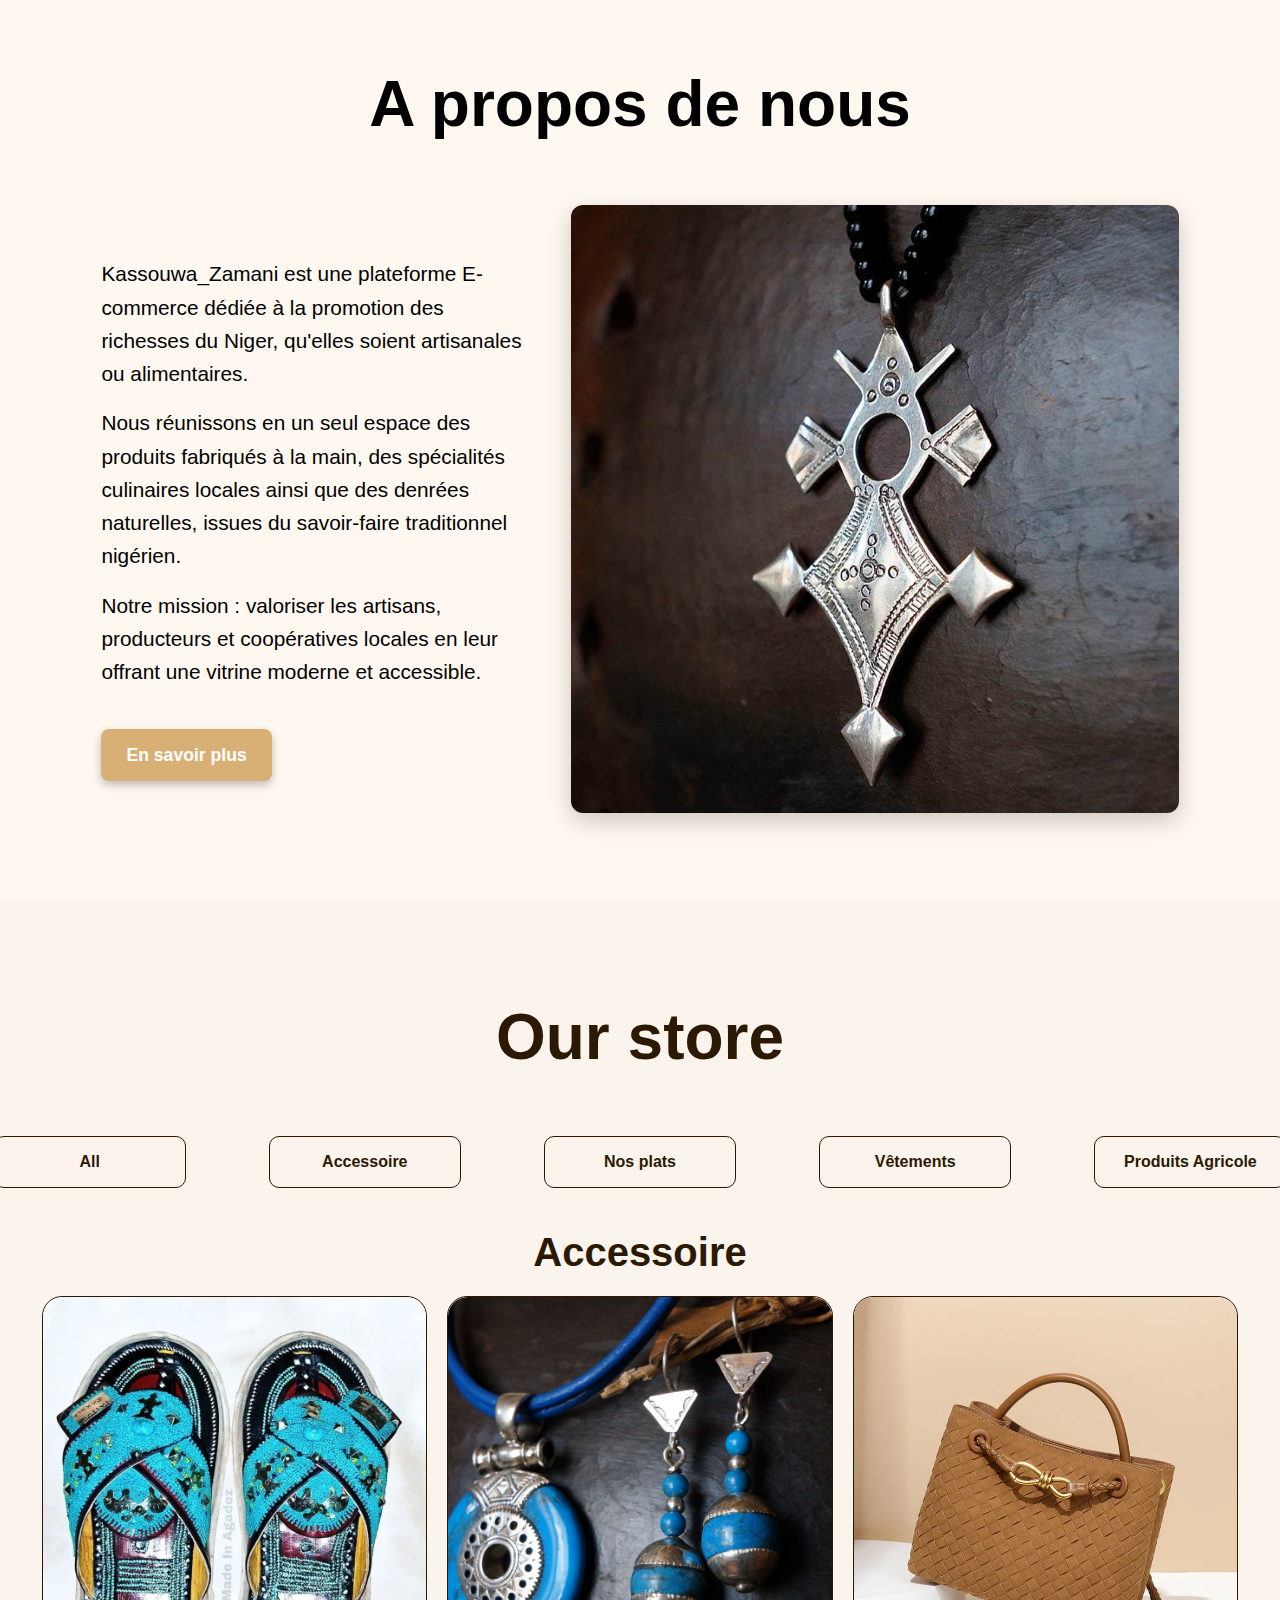
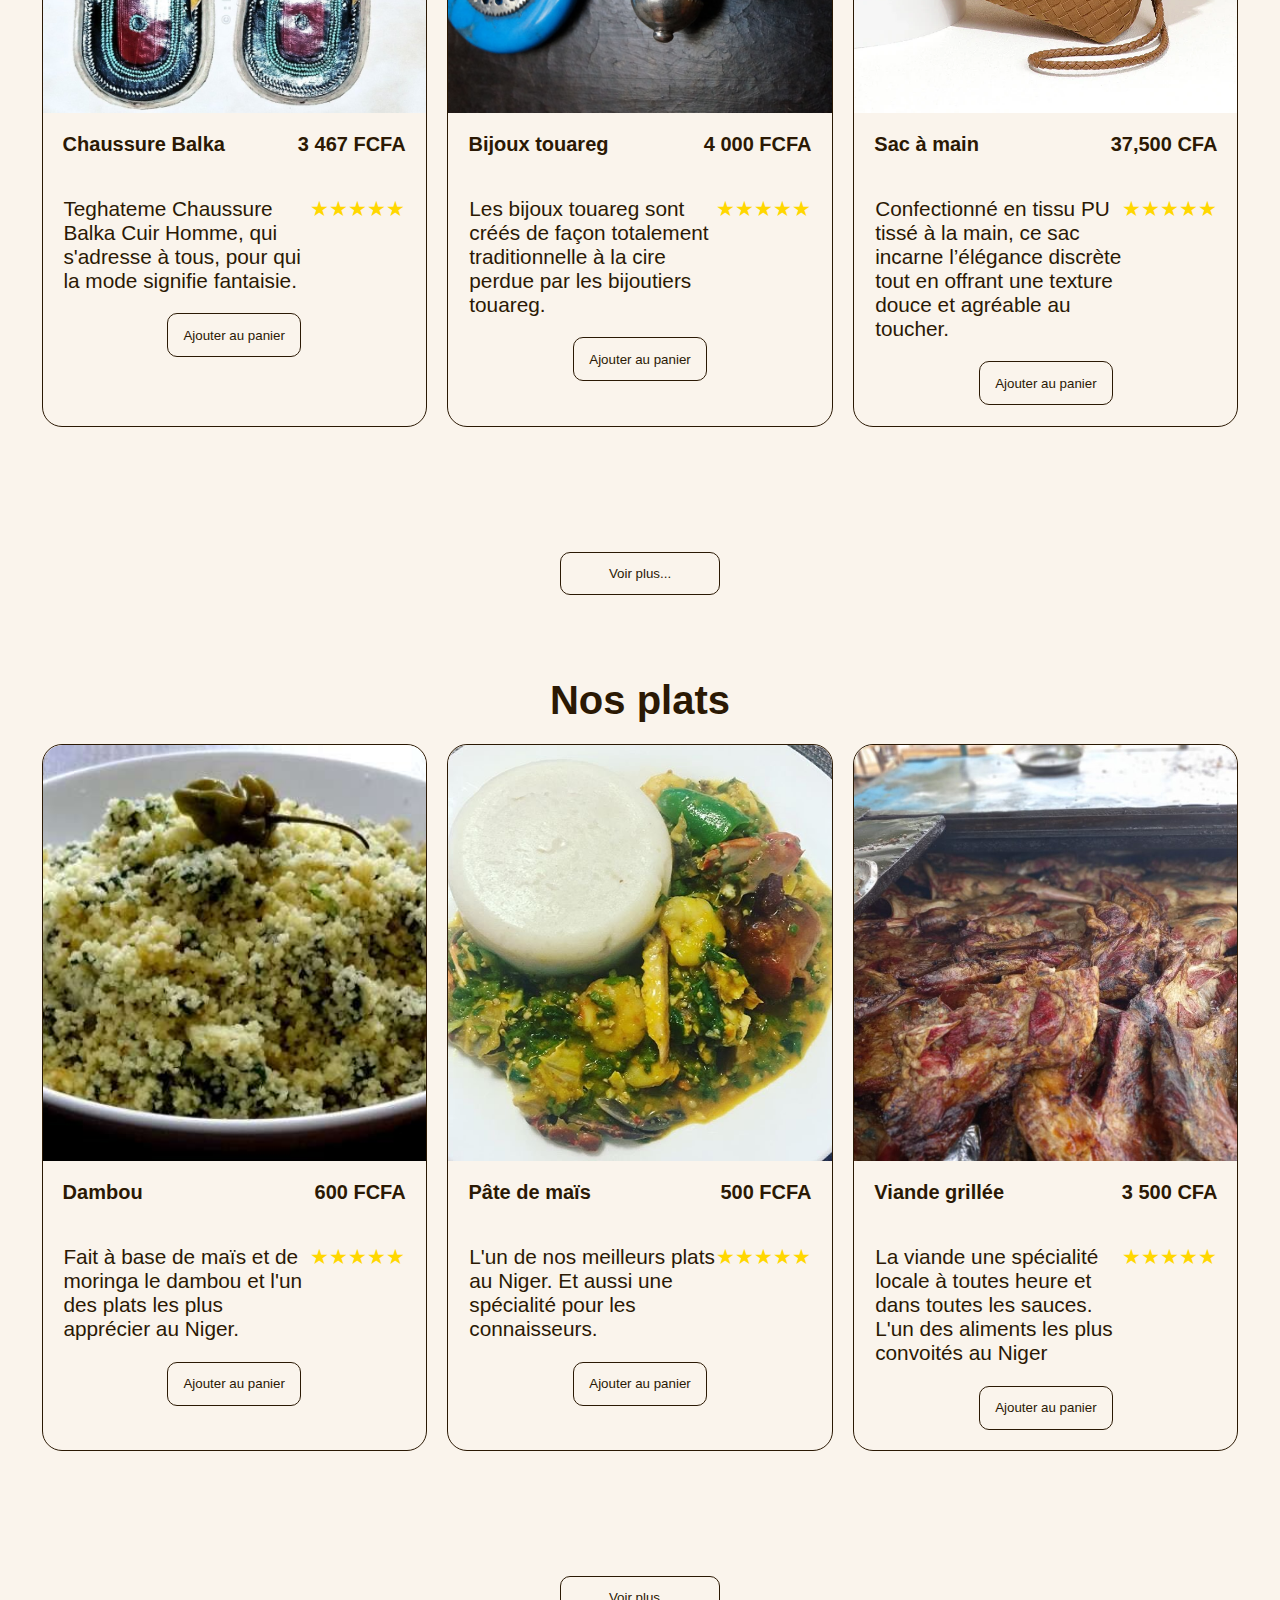
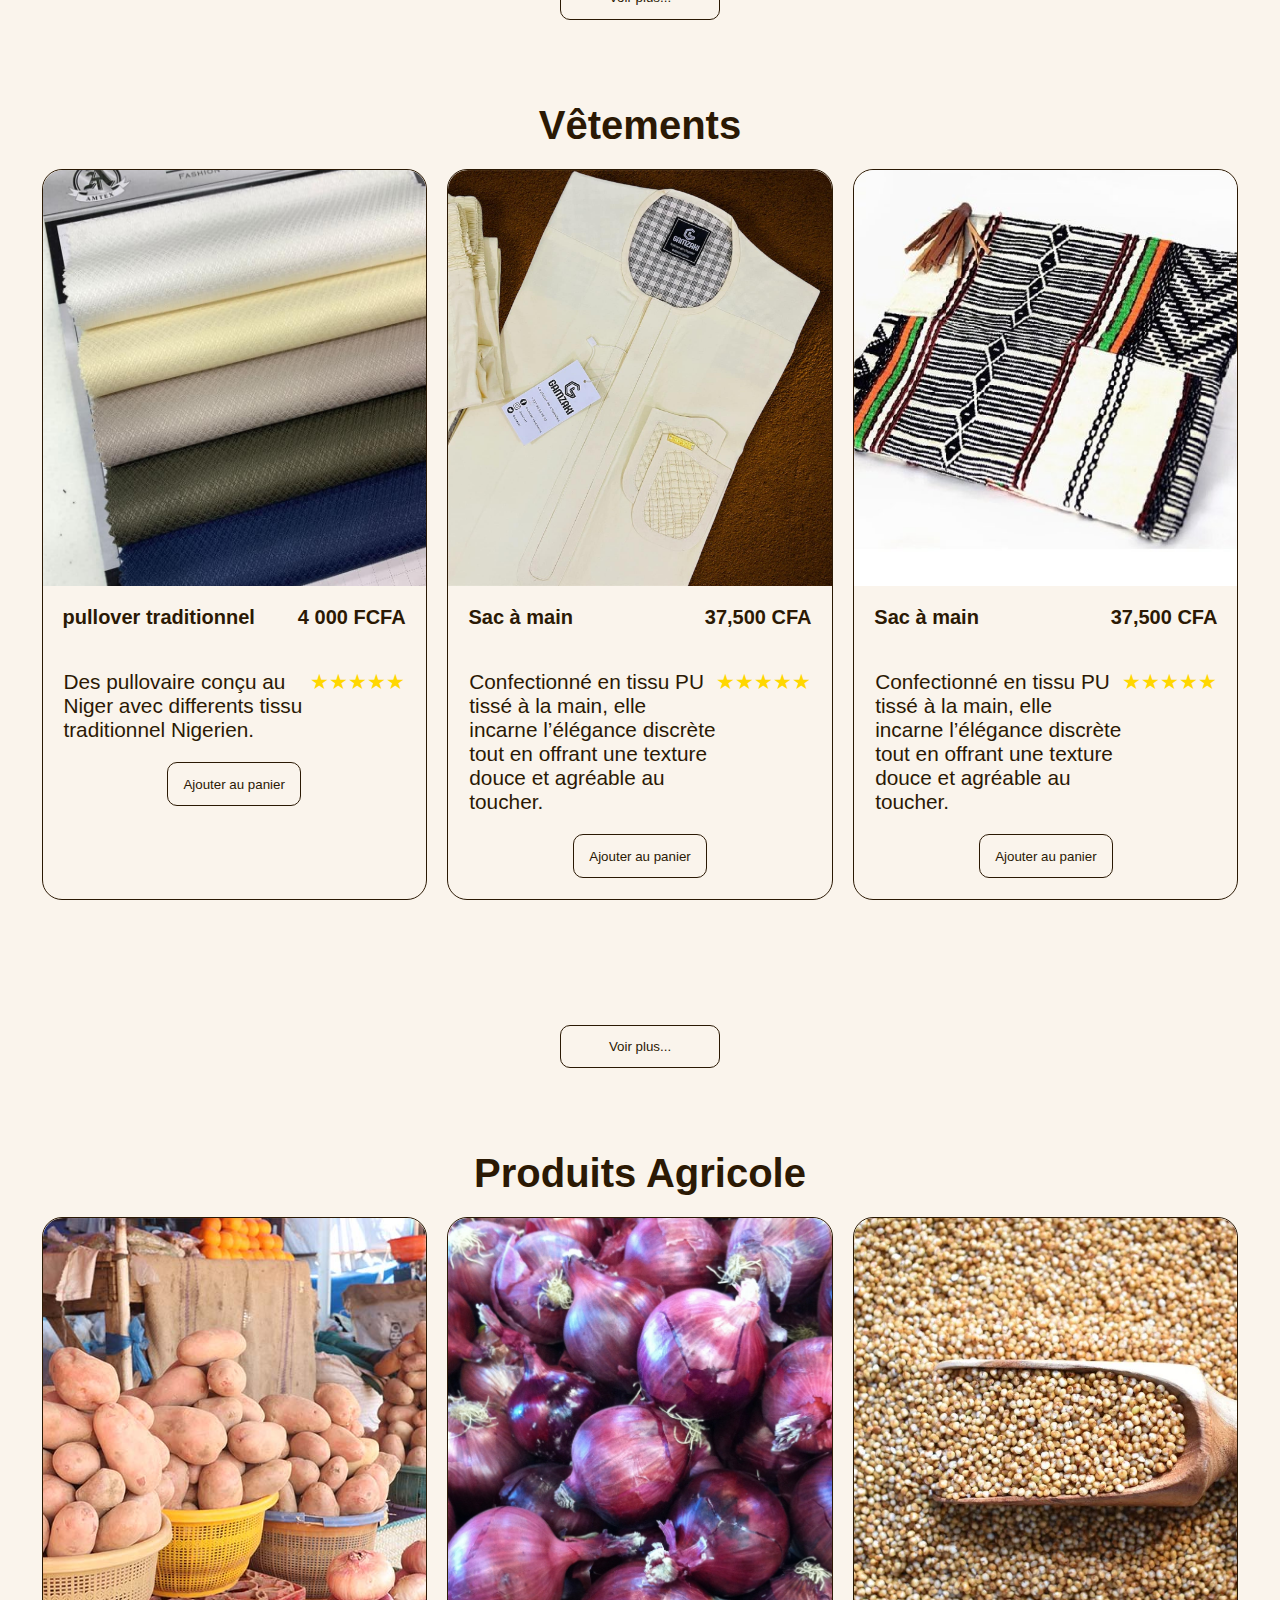
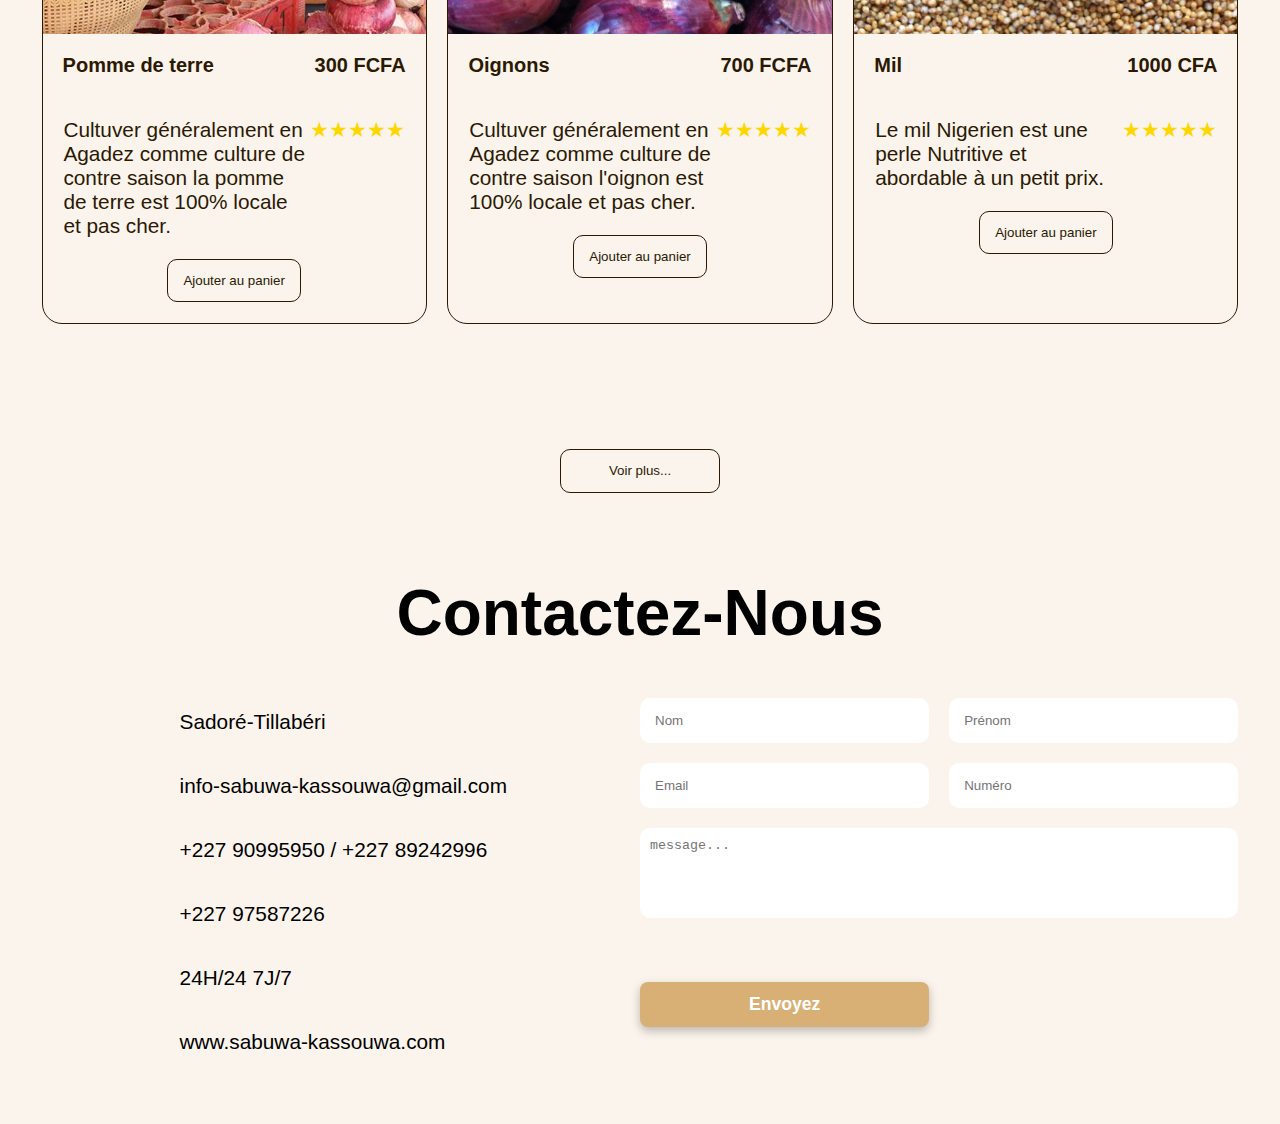
<file: index.html>
<!DOCTYPE html>
<html lang="en">
<head>
    <meta charset="UTF-8">
    <meta name="viewport" content="width=device-width, initial-scale=1.0">
    <title>Sabuwa-Kassouwa</title>
    <link rel="stylesheet" href="style.css">
    <title>Kassouwa_Zamani</title>
</head>
<body>
    <!-- Entête du projet -->
    <header></header>

    <!-- Section A propos -->
   <section class="apropos">
    <h2>A propos de nous</h2>

    <div class="about-container">

        <!-- Texte à gauche -->
        <div class="about-text">
            <p>
                Kassouwa_Zamani est une plateforme E-commerce dédiée à la promotion
                des richesses du Niger, qu'elles soient artisanales ou alimentaires.
            </p>

            <p>
                Nous réunissons en un seul espace des produits fabriqués à la main,
                des spécialités culinaires locales ainsi que des denrées naturelles,
                issues du savoir-faire traditionnel nigérien.
            </p>

            <p>
                Notre mission : valoriser les artisans, producteurs et coopératives 
                locales en leur offrant une vitrine moderne et accessible.
            </p>
             <a href="#" class="about-btn">En savoir plus</a>
        </div>

        <!-- Image + galerie -->
        <div class="about-image">
            
            <input type="checkbox" id="toggle-gallery">
            <label for="toggle-gallery" class="main-img">
    <img src="images/croix.jpg" alt="" class="images">
</label>


            <div class="gallery">
                <img src="images/IMG_20210117_155317_330-576x1024.jpg" alt="">
                <img src="images/sac zarma.jpg" alt="">
                <img src="images/WhatsApp_Image_2025-03-15_à_17.57.48_75fa66f6.jpg" alt="">
                <img src="images/l_w3-bijoux-touareg-argent-925-poinçon-peterandclo--800-230116-00012.jpg" alt="">
            </div>

        </div>

    </div>
</section>


    <!-- Section nos produit -->
    <section class="produit">
        <h1>Our store</h1>
         <div class="store_content">
            <a href=""><button type="button">All</button></a>
            <a href="#Accessoire"><button type="button">Accessoire</button></a>
            <a href="#Nos plats"><button type="button">Nos plats</button></a>
            <a href="#Vêtements"><button type="button">Vêtements</button></a>
            <a href="#Produits Agricole"><button type="button">Produits Agricole</button></a>
        </div>
        <section class="partie1" id="Accessoire">
            <h2>Accessoire</h2>
            <div class="section_card">
                <div class="card">
                    <div class="card_media">
                        <img src="images/chaussure.jpg" alt="">
                    </div>
                    <div class="card_body">
                        <div class="card_title">
                            <span>Chaussure Balka</span>
                            <!-- <span>C'est un bijoux traditionnel confectionner avec soin par les meilleurs artisants d'Agadez.</span> -->
                            <span>3 467 FCFA</span>
                        </div>
                        <div class="card_description">
                            <span>Teghateme Chaussure Balka Cuir Homme, qui s'adresse à tous, pour qui la mode signifie fantaisie.</span>
                            <span class="etoile">&#9733;&#9733;&#9733;&#9733;&#9733;</span>
                        </div>
                        <div class="card_button">
                            <button type="submit" class="bton1">Ajouter au panier</button>
                        </div>
                        
                    </div>
                </div>
                <div class="card">
                    <div class="card_media">
                        <img src="images/bijoux-touareg.jpg" alt="">
                    </div>
                    <div class="card_body">
                        <div class="card_title">
                            <span>Bijoux touareg</span>
                            <!-- <span>C'est un bijoux traditionnel confectionner avec soin par les meilleurs artisants d'Agadez.</span> -->
                            <span>4 000 FCFA</span>
                        </div>
                        <div class="card_description">
                            <span>Les bijoux touareg sont créés de façon totalement traditionnelle à la cire perdue par les bijoutiers touareg.</span>
                            <span class="etoile">&#9733;&#9733;&#9733;&#9733;&#9733;</span>
                        </div>
                        <div class="card_button">
                            <button type="submit" class="bton1">Ajouter au panier</button>
                        </div>
                        
                    </div>
                </div>
                <div class="card">
                    <div class="card_media">
                        <img src="images/main-image-6_8c3b246a-eee8-413c-8039-f659c719295b.webp" alt="">
                    </div>
                    <div class="card_body">
                        <div class="card_title">
                            <span>Sac à main</span>
                            <!-- <span>C'est un bijoux traditionnel confectionner avec soin par les meilleurs artisants d'Agadez.</span> -->
                            <span>37,500 CFA</span>
                        </div>
                        <div class="card_description">
                            <span>Confectionné en tissu PU tissé à la main, ce sac incarne l’élégance discrète tout en offrant une texture douce et agréable au toucher.</span>
                            <span class="etoile">&#9733;&#9733;&#9733;&#9733;&#9733;</span>
                        </div>
                        <div class="card_button">
                            <button type="submit" class="bton1">Ajouter au panier</button>
                        </div>
                        
                    </div>
                </div>
                </div>
                <div class="voir_btn">
                    <a href="accessoire.html"><button type="submit" class="bton1">Voir plus...</button></a>
                </div>
        </section>


        <section class="partie2" id="Nos plats">
            <h2>Nos plats</h2>
            <div class="section_card">
                <div class="card">
                    <div class="card_media">
                        <img src="images/5eba5f369aae5f912616a1ebcbe09716.jpg" alt="">
                    </div>
                    <div class="card_body">
                        <div class="card_title">
                            <span>Dambou</span>
                            <!-- <span>C'est un bijoux traditionnel confectionner avec soin par les meilleurs artisants d'Agadez.</span> -->
                            <span>600 FCFA</span>
                        </div>
                        <div class="card_description">
                            <span>Fait à base de maïs et de moringa le dambou et l'un des plats les plus apprécier au Niger.</span>
                            <span class="etoile">&#9733;&#9733;&#9733;&#9733;&#9733;</span>
                        </div>
                        <div class="card_button">
                            <button type="submit" class="bton1">Ajouter au panier</button>
                        </div>
                        
                    </div>
                </div>
                <div class="card">
                    <div class="card_media">
                        <img src="images/EebK1DXXkAE840i.jpg" alt="">
                    </div>
                    <div class="card_body">
                        <div class="card_title">
                            <span>Pâte de maïs</span>
                            <!-- <span>C'est un bijoux traditionnel confectionner avec soin par les meilleurs artisants d'Agadez.</span> -->
                            <span>500 FCFA</span>
                        </div>
                        <div class="card_description">
                            <span>L'un de nos meilleurs plats au Niger. Et aussi une spécialité pour les connaisseurs.</span>
                            <span class="etoile">&#9733;&#9733;&#9733;&#9733;&#9733;</span>
                        </div>
                        <div class="card_button">
                            <button type="submit" class="bton1">Ajouter au panier</button>
                        </div>
                        
                    </div>
                </div>
                <div class="card">
                    <div class="card_media">
                        <img src="images/20220527_132525-950x713.jpg" alt="">
                    </div>
                    <div class="card_body">
                        <div class="card_title">
                            <span>Viande grillée</span>
                            <!-- <span>C'est un bijoux traditionnel confectionner avec soin par les meilleurs artisants d'Agadez.</span> -->
                            <span>3 500 CFA</span>
                        </div>
                        <div class="card_description">
                            <span>La viande une spécialité locale à toutes heure et dans toutes les sauces. L'un des aliments les plus convoités au Niger</span>
                            <span class="etoile">&#9733;&#9733;&#9733;&#9733;&#9733;</span>
                        </div>
                        <div class="card_button">
                            <button type="submit" class="bton1">Ajouter au panier</button>
                        </div>
                        
                    </div>
                </div>
                </div>
                <div class="voir_btn">
                    <a href="plats.html"><button type="submit" class="bton1">Voir plus...</button></a>
                </div>
        </section>


        <section class="partie3" id="Vêtements">
            <h2>Vêtements</h2>
            <div class="section_card">
              <div class="card">
                    <div class="card_media">
                        <img src="images/habillement11.jpg" alt="">
                    </div>
                    <div class="card_body">
                        <div class="card_title">
                            <span>pullover traditionnel</span>
                            <!-- <span>C'est un bijoux traditionnel confectionner avec soin par les meilleurs artisants d'Agadez.</span> -->
                            <span>4 000 FCFA</span>
                        </div>
                        <div class="card_description">
                            <span>Des pullovaire conçu au Niger avec differents tissu traditionnel Nigerien.</span>
                            <span class="etoile">&#9733;&#9733;&#9733;&#9733;&#9733;</span>
                        </div>
                        <div class="card_button">
                            <button type="submit" class="bton1">Ajouter au panier</button>
                        </div>
                        
                    </div>
                </div>
                <div class="card">
                    <div class="card_media">
                        <img src="images/habillement10.jpg" alt="">
                    </div>
                    <div class="card_body">
                        <div class="card_title">
                            <span>Sac à main</span>
                            <!-- <span>C'est un bijoux traditionnel confectionner avec soin par les meilleurs artisants d'Agadez.</span> -->
                            <span>37,500 CFA</span>
                        </div>
                        <div class="card_description">
                            <span>Confectionné en tissu PU tissé à la main, elle incarne l’élégance discrète tout en offrant une texture douce et agréable au toucher.</span>
                            <span class="etoile">&#9733;&#9733;&#9733;&#9733;&#9733;</span>
                        </div>
                        <div class="card_button">
                            <button type="submit" class="bton1">Ajouter au panier</button>
                        </div>
                        
                    </div>
                </div>
                <div class="card">
                    <div class="card_media">
                        <img src="images/cropped-wp-1581316121103-1.jpg" alt="">
                    </div>
                    <div class="card_body">
                        <div class="card_title">
                            <span>Sac à main</span>
                            <!-- <span>C'est un bijoux traditionnel confectionner avec soin par les meilleurs artisants d'Agadez.</span> -->
                            <span>37,500 CFA</span>
                        </div>
                        <div class="card_description">
                            <span>Confectionné en tissu PU tissé à la main, elle incarne l’élégance discrète tout en offrant une texture douce et agréable au toucher.</span>
                            <span class="etoile">&#9733;&#9733;&#9733;&#9733;&#9733;</span>
                        </div>
                        <div class="card_button">
                            <button type="submit" class="bton1">Ajouter au panier</button>
                        </div>
                        
                    </div>
                </div>
                </div>
                <div class="voir_btn">
                    <a href="Vêtements.html"><button type="submit" class="bton1">Voir plus...</button></a>
                </div>
        </section>


        <section class="partie3" id="Produits Agricole">
            <h2>Produits Agricole</h2>
            <div class="section_card">
                <div class="card">
                    <div class="card_media">
                        <img src="images/POMME-DE-TERRE-ARCHIVES-PHOTOS-4.jpg" alt="">
                    </div>
                    <div class="card_body">
                        <div class="card_title">
                            <span>Pomme de terre</span>
                            <!-- <span>C'est un bijoux traditionnel confectionner avec soin par les meilleurs artisants d'Agadez.</span> -->
                            <span>300 FCFA</span>
                        </div>
                        <div class="card_description">
                            <span>Cultuver généralement en Agadez comme culture de contre saison la pomme de terre est 100% locale et pas cher.</span>
                            <span class="etoile">&#9733;&#9733;&#9733;&#9733;&#9733;</span>
                        </div>
                        <div class="card_button">
                            <button type="submit" class="bton1">Ajouter au panier</button>
                        </div>
                        
                    </div>
                </div>
                <div class="card">
                    <div class="card_media">
                        <img src="images/OIGNONS.jpg" alt="">
                    </div>
                    <div class="card_body">
                        <div class="card_title">
                            <span>Oignons</span>
                            <!-- <span>C'est un bijoux traditionnel confectionner avec soin par les meilleurs artisants d'Agadez.</span> -->
                            <span>700 FCFA</span>
                        </div>
                        <div class="card_description">
                            <span>Cultuver généralement en Agadez comme culture de contre saison l'oignon est 100% locale et pas cher.</span>
                            <span class="etoile">&#9733;&#9733;&#9733;&#9733;&#9733;</span>
                        </div>
                        <div class="card_button">
                            <button type="submit" class="bton1">Ajouter au panier</button>
                        </div>
                        
                    </div>
                </div>
                <div class="card">
                    <div class="card_media">
                        <img src="images/News_8_22_klein.webp" alt="">
                    </div>
                    <div class="card_body">
                        <div class="card_title">
                            <span>Mil</span>
                            <!-- <span>C'est un bijoux traditionnel confectionner avec soin par les meilleurs artisants d'Agadez.</span> -->
                            <span>1000 CFA</span>
                        </div>
                        <div class="card_description">
                            <span>Le mil Nigerien est une perle Nutritive et abordable à un petit prix.</span>
                            <span class="etoile">&#9733;&#9733;&#9733;&#9733;&#9733;</span>
                        </div>
                        <div class="card_button">
                            <button type="submit" class="bton1">Ajouter au panier</button>
                        </div>
                        
                    </div>
                </div>
                </div>
                <div class="voir_btn">
                    <a href="Produits_Agricole.html"><button type="submit" class="bton1">Voir plus...</button></a>
                </div>
        </section>
    </section>

    <!-- Section témoignage -->
    <section></section>

    <!-- Section Contact -->
    <section id="contact">
        <h1>Contactez-Nous</h1>
        <div class="contact-info">
            <div>
                <ul>
                    <a href="https://maps.app.goo.gl/nthUCYHffLEVVxxg6"><li><i class="fa-solid fa-location-dot"></i> Sadoré-Tillabéri</li></a>
                    <a href=""><li><i class="fa-regular fa-envelope"></i> info-sabuwa-kassouwa@gmail.com</li></a>
                    <a href=""><li><i class="fa-solid fa-phone"></i> +227 90995950 / +227 89242996</li></a>
                    <a href="https://wa.me/22797587226?text=Bonjour%2C%20je%20souhaite%20des%20informations%20sur%20votre%20produit.%20Merci." target="_blank" rel="noopener noreferrer"><li><i class="fa-brands fa-whatsapp"></i> +227 97587226</li></a>
                    <a href=""><li><i class="fa-regular fa-clock"></i> 24H/24 7J/7</li></a>
                    <a href=""><li><i class="fa-solid fa-globe"></i> www.sabuwa-kassouwa.com</li></a>
                </ul>
            </div>
            <div>
                <form action="">
                    <input type="text" placeholder="Nom" required>
                    <input type="text" placeholder="Prénom" required>
                    <input type="email" placeholder="Email" required>
                    <input type="tel" placeholder="Numéro" required>
                    <textarea name="" id="" placeholder="message..."required></textarea>
                    <button type="submit">Envoyez</button>
                </form>
            </div>
        </div>
    </section>

    <!-- Pied de page -->
    <footer>
        
    </footer>
</body>
</html>
</file>
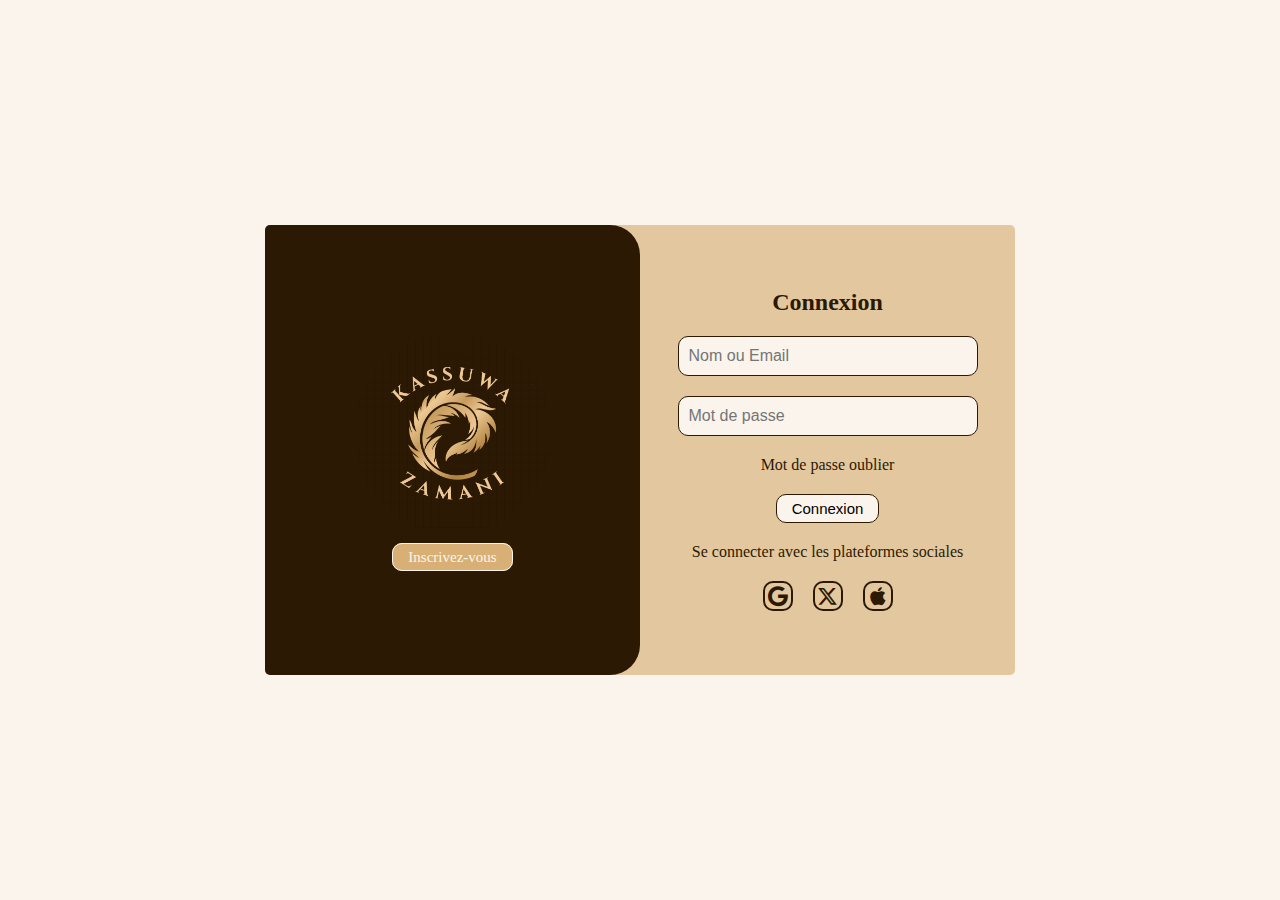
<file: connexion.html>
<!DOCTYPE html>
<html lang="fr">
<head>
    <meta charset="UTF-8">
    <meta name="viewport" content="width=device-width, initial-scale=1.0">
    <title>Connexion</title>
    <link rel="stylesheet" href="connexion.css">
     <link rel="stylesheet" href="https://cdnjs.cloudflare.com/ajax/libs/font-awesome/6.6.0/css/all.min.css">
</head>

<body>
    <form action="page.html">
        <div class="block">
            
            <div class="logo-part">
                <div class="k">
                    <img src="images/logo.png" alt="">
                </div>
                <div class="but">
                    <a href="inscription.html">Inscrivez-vous</a>
                </div>
            </div>
            <div class="informations"> 
                <div class="co">Connexion</div>
                <input type="text" placeholder="Nom ou Email" required>
                <input type="password" placeholder="Mot de passe" required>
                <li><a href="">Mot de passe oublier</a></li>
                <div class="butt"><button>Connexion</button></div>
                <li><a href=""> Se connecter avec les plateformes sociales</a></li>
                <div class="ics">
                    <div class="ic"><i class="fa-brands fa-google"></i></div>
                    <div class="ic"><i class="fa-brands fa-x-twitter"></i></div>
                    <div class="ic"><i class="fa-brands fa-apple"></i></div>
                </div>
            </div>

        </div>
    </form>
</body>
</html>
</file>
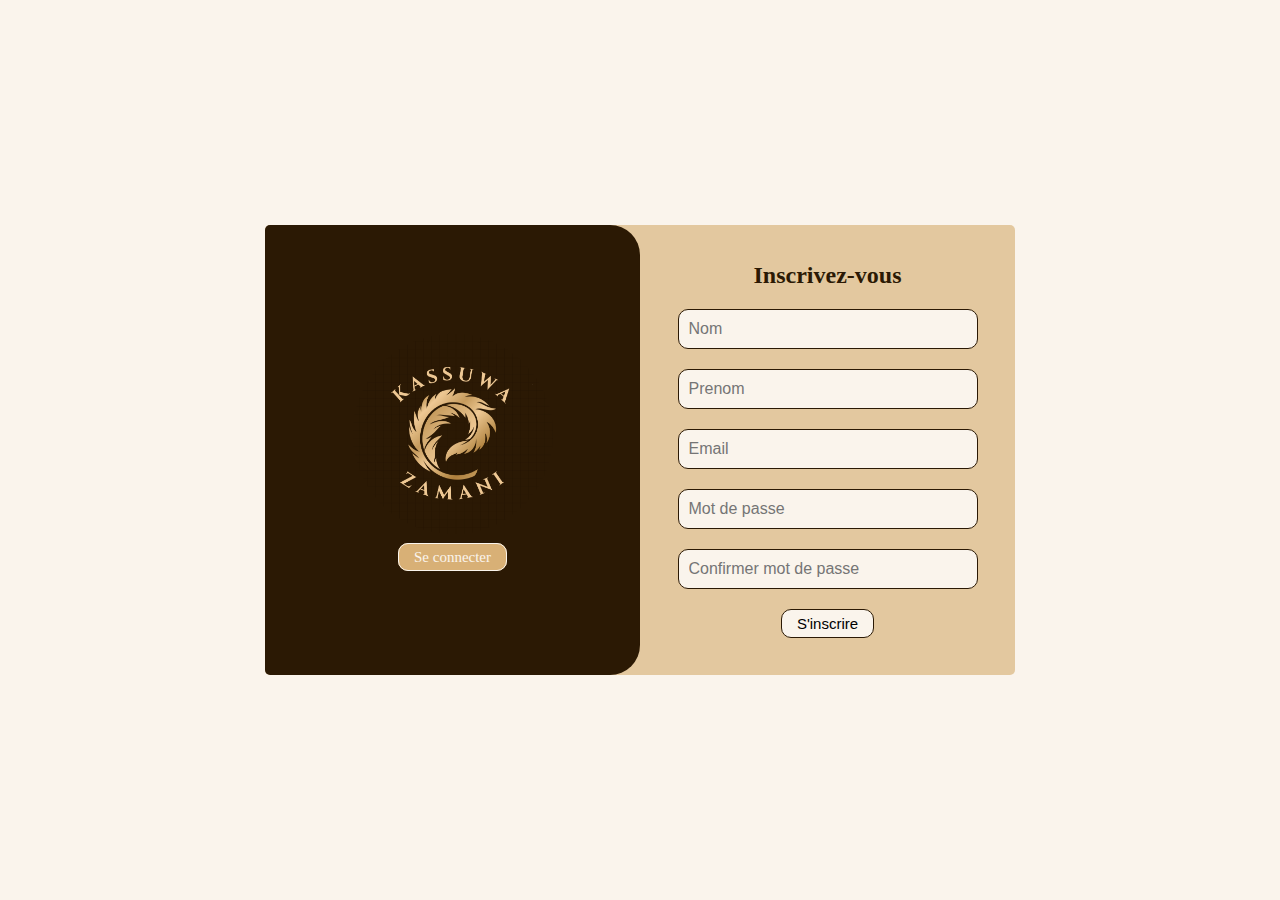
<file: inscription.html>
<!DOCTYPE html>
<html lang="fr">
<head>
    <meta charset="UTF-8">
    <meta name="viewport" content="width=device-width, initial-scale=1.0">
    <title>Connexion</title>
    <link rel="stylesheet" href="connexion.css">
     <link rel="stylesheet" href="https://cdnjs.cloudflare.com/ajax/libs/font-awesome/6.6.0/css/all.min.css">
</head>

<body>
    <form action="connexion.html">
        <div class="block">
            
            <div class="logo-part">
                <div class="k">
                    <img src="images/logo.png" alt="">
                </div>
                <div class="but">
                   <a href="connexion.html">Se connecter</a>
                </div>
            </div>
            <div class="informations"> 
                <div class="co">Inscrivez-vous</div>
                <input type="text" placeholder="Nom">
                <input type="text" placeholder="Prenom">
                <input type="email" placeholder="Email">
                <input type="password" placeholder="Mot de passe">
                <input type="password" placeholder="Confirmer mot de passe">
                <div class="butt"><button>S'inscrire</button></div>
                
            </div>

        </div>
    </form>
</body>
</html>
</file>
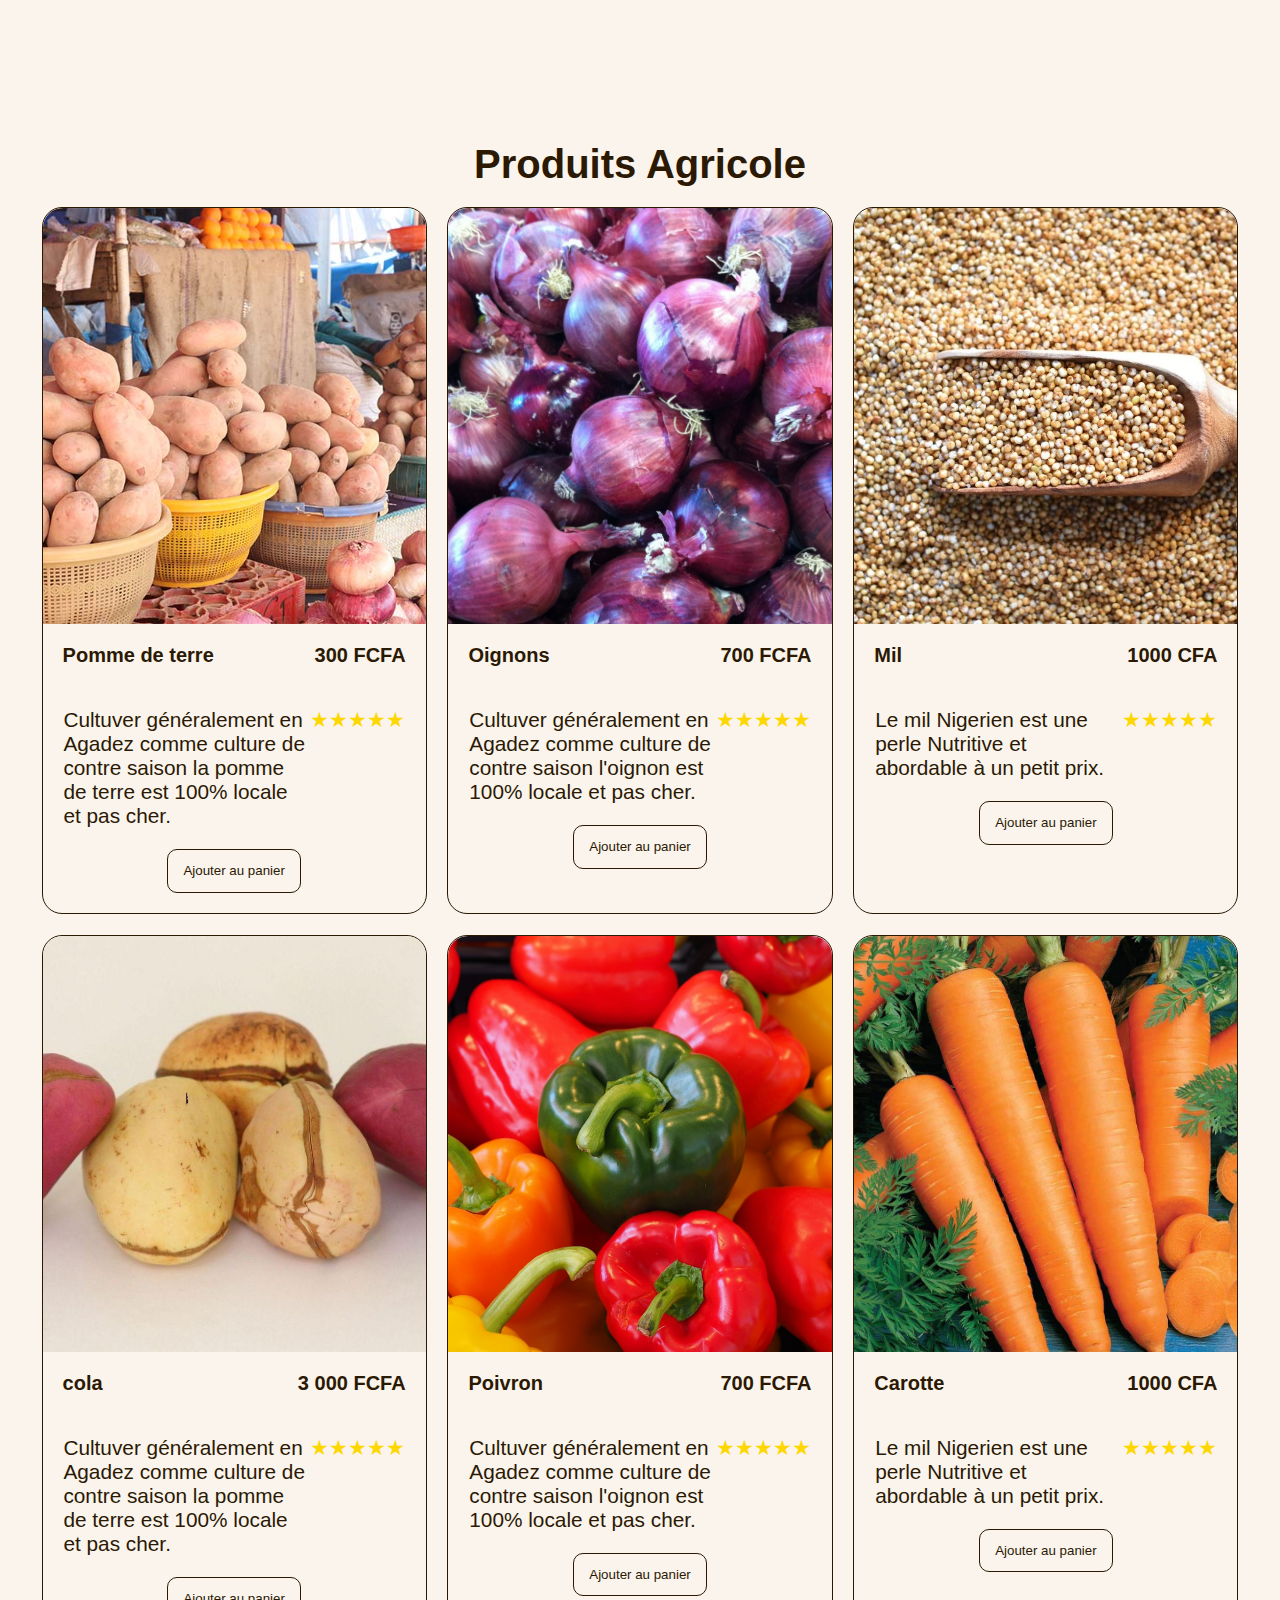
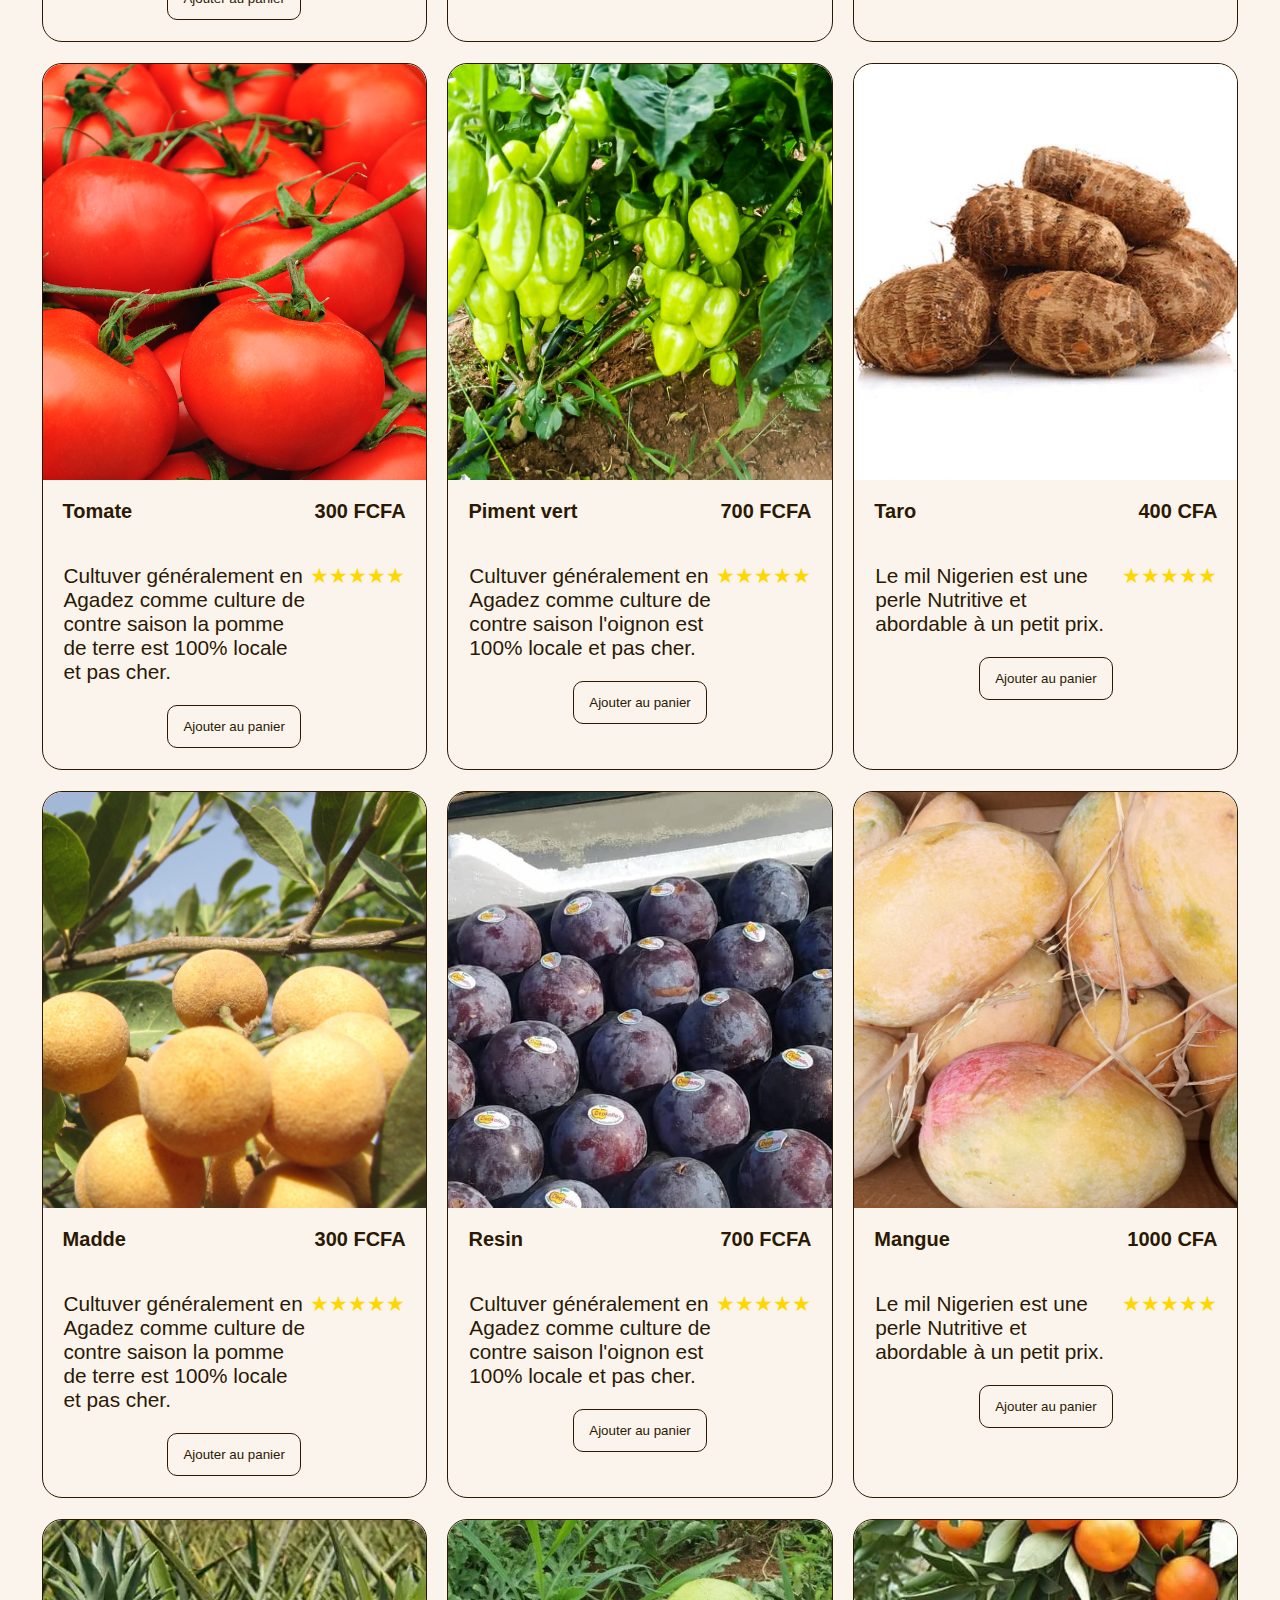
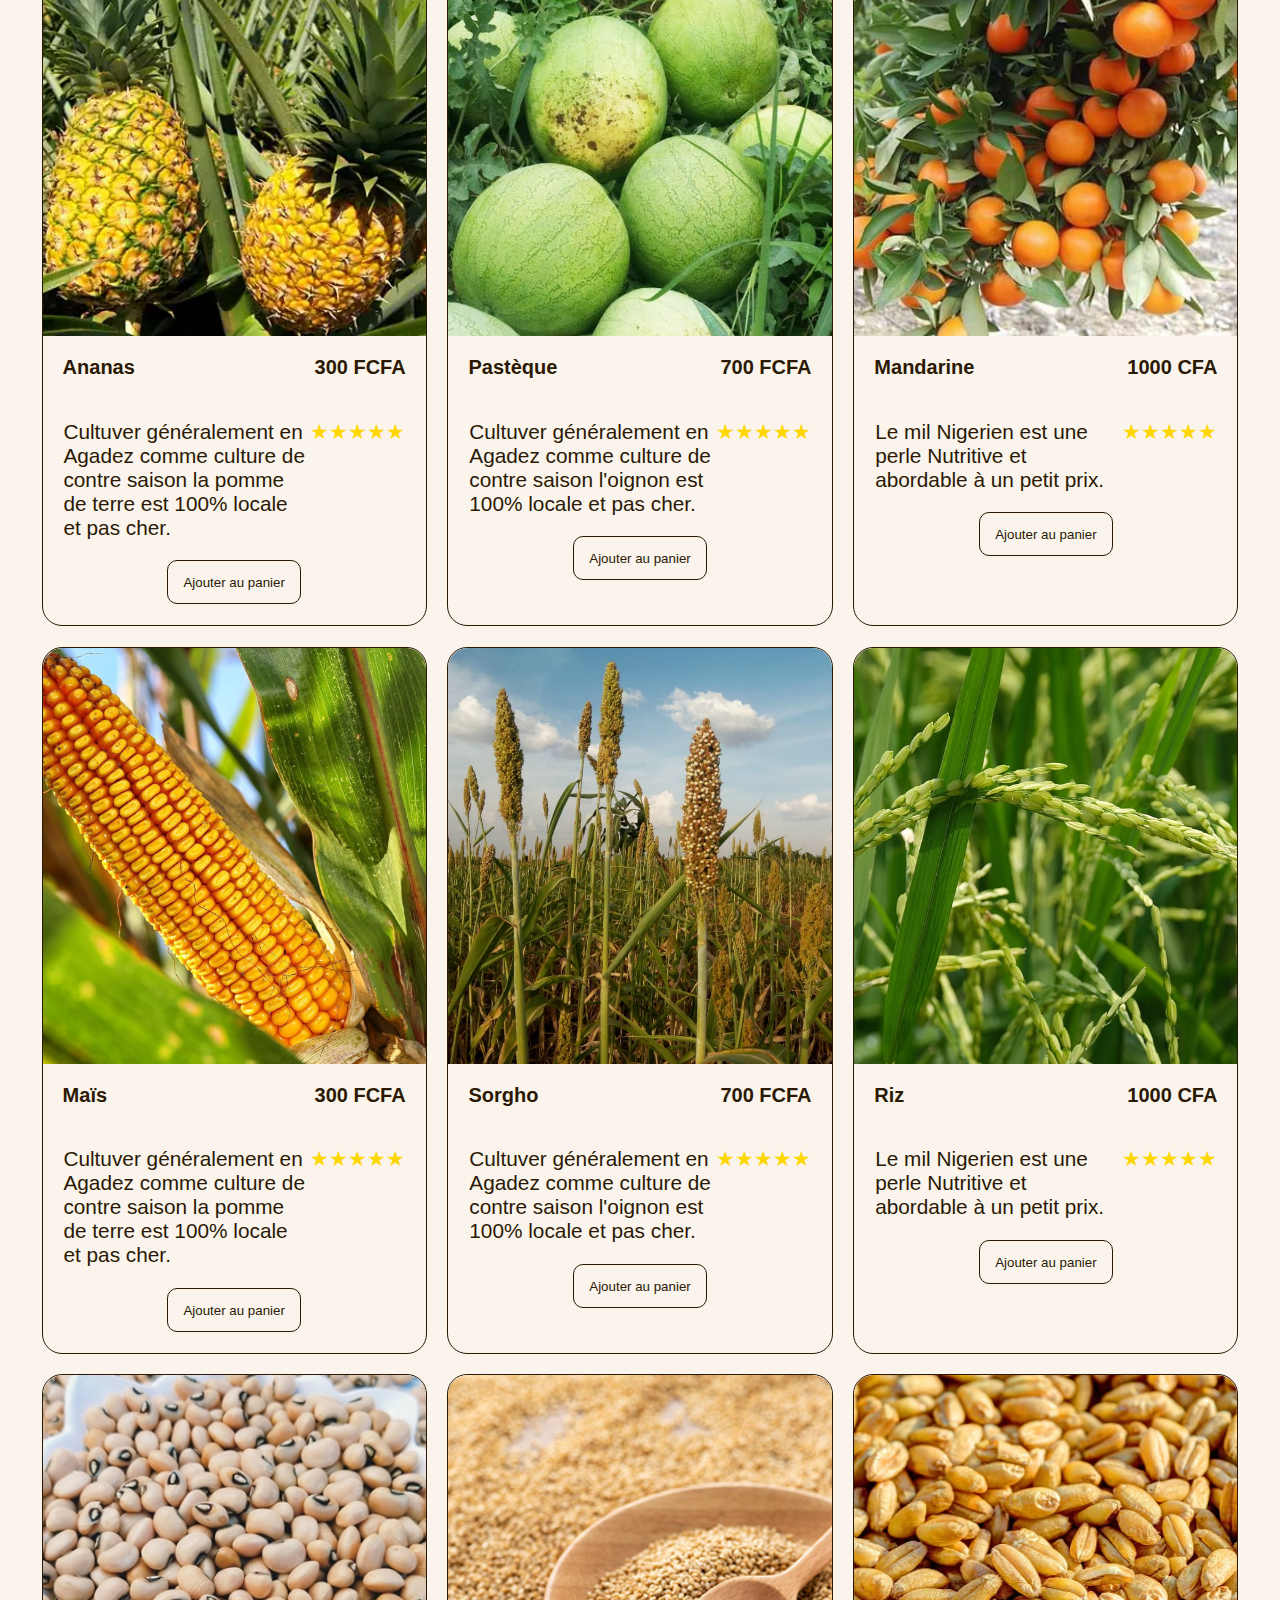
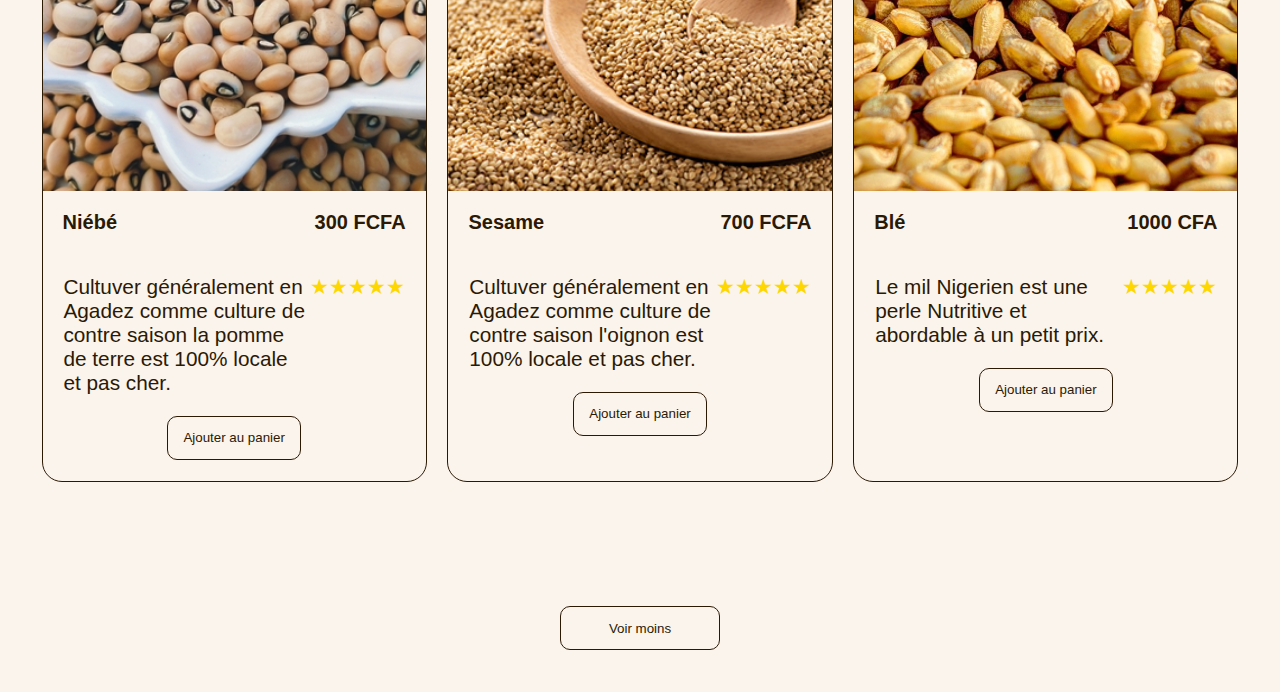
<file: Produits_Agricole.html>
<!DOCTYPE html>
<html lang="en">
<head>
    <meta charset="UTF-8">
    <meta name="viewport" content="width=device-width, initial-scale=1.0">
    <link rel="stylesheet" href="style.css">
    <title>Document</title>
</head>
<body>
    <section class="produit">
        <section class="partie3">
            <h2>Produits Agricole</h2>
            <div class="section_card">
                <div class="card">
                    <div class="card_media">
                        <img src="images/POMME-DE-TERRE-ARCHIVES-PHOTOS-4.jpg" alt="">
                    </div>
                    <div class="card_body">
                        <div class="card_title">
                            <span>Pomme de terre</span>
                            <!-- <span>C'est un bijoux traditionnel confectionner avec soin par les meilleurs artisants d'Agadez.</span> -->
                            <span>300 FCFA</span>
                        </div>
                        <div class="card_description">
                            <span>Cultuver généralement en Agadez comme culture de contre saison la pomme de terre est 100% locale et pas cher.</span>
                            <span class="etoile">&#9733;&#9733;&#9733;&#9733;&#9733;</span>
                        </div>
                        <div class="card_button">
                            <button type="submit" class="bton1">Ajouter au panier</button>
                        </div>
                        
                    </div>
                </div>
                <div class="card">
                    <div class="card_media">
                        <img src="images/OIGNONS.jpg" alt="">
                    </div>
                    <div class="card_body">
                        <div class="card_title">
                            <span>Oignons</span>
                            <!-- <span>C'est un bijoux traditionnel confectionner avec soin par les meilleurs artisants d'Agadez.</span> -->
                            <span>700 FCFA</span>
                        </div>
                        <div class="card_description">
                            <span>Cultuver généralement en Agadez comme culture de contre saison l'oignon est 100% locale et pas cher.</span>
                            <span class="etoile">&#9733;&#9733;&#9733;&#9733;&#9733;</span>
                        </div>
                        <div class="card_button">
                            <button type="submit" class="bton1">Ajouter au panier</button>
                        </div>
                        
                    </div>
                </div>
                <div class="card">
                    <div class="card_media">
                        <img src="images/News_8_22_klein.webp" alt="">
                    </div>
                    <div class="card_body">
                        <div class="card_title">
                            <span>Mil</span>
                            <!-- <span>C'est un bijoux traditionnel confectionner avec soin par les meilleurs artisants d'Agadez.</span> -->
                            <span>1000 CFA</span>
                        </div>
                        <div class="card_description">
                            <span>Le mil Nigerien est une perle Nutritive et abordable à un petit prix.</span>
                            <span class="etoile">&#9733;&#9733;&#9733;&#9733;&#9733;</span>
                        </div>
                        <div class="card_button">
                            <button type="submit" class="bton1">Ajouter au panier</button>
                        </div>
                        
                    </div>
                </div>
                </div>
            <div class="section_card">
                <div class="card">
                    <div class="card_media">
                        <img src="images/kola.jpg" alt="">
                    </div>
                    <div class="card_body">
                        <div class="card_title">
                            <span>cola</span>
                            <!-- <span>C'est un bijoux traditionnel confectionner avec soin par les meilleurs artisants d'Agadez.</span> -->
                            <span>3 000 FCFA</span>
                        </div>
                        <div class="card_description">
                            <span>Cultuver généralement en Agadez comme culture de contre saison la pomme de terre est 100% locale et pas cher.</span>
                            <span class="etoile">&#9733;&#9733;&#9733;&#9733;&#9733;</span>
                        </div>
                        <div class="card_button">
                            <button type="submit" class="bton1">Ajouter au panier</button>
                        </div>
                        
                    </div>
                </div>
                <div class="card">
                    <div class="card_media">
                        <img src="images/legumes1.jpg" alt="">
                    </div>
                    <div class="card_body">
                        <div class="card_title">
                            <span>Poivron</span>
                            <!-- <span>C'est un bijoux traditionnel confectionner avec soin par les meilleurs artisants d'Agadez.</span> -->
                            <span>700 FCFA</span>
                        </div>
                        <div class="card_description">
                            <span>Cultuver généralement en Agadez comme culture de contre saison l'oignon est 100% locale et pas cher.</span>
                            <span class="etoile">&#9733;&#9733;&#9733;&#9733;&#9733;</span>
                        </div>
                        <div class="card_button">
                            <button type="submit" class="bton1">Ajouter au panier</button>
                        </div>
                        
                    </div>
                </div>
                <div class="card">
                    <div class="card_media">
                        <img src="images/legume2.jpg" alt="">
                    </div>
                    <div class="card_body">
                        <div class="card_title">
                            <span>Carotte</span>
                            <!-- <span>C'est un bijoux traditionnel confectionner avec soin par les meilleurs artisants d'Agadez.</span> -->
                            <span>1000 CFA</span>
                        </div>
                        <div class="card_description">
                            <span>Le mil Nigerien est une perle Nutritive et abordable à un petit prix.</span>
                            <span class="etoile">&#9733;&#9733;&#9733;&#9733;&#9733;</span>
                        </div>
                        <div class="card_button">
                            <button type="submit" class="bton1">Ajouter au panier</button>
                        </div>
                        
                    </div>
                </div>
                </div>
            <div class="section_card">
                <div class="card">
                    <div class="card_media">
                        <img src="images/legume3.png" alt="">
                    </div>
                    <div class="card_body">
                        <div class="card_title">
                            <span>Tomate</span>
                            <!-- <span>C'est un bijoux traditionnel confectionner avec soin par les meilleurs artisants d'Agadez.</span> -->
                            <span>300 FCFA</span>
                        </div>
                        <div class="card_description">
                            <span>Cultuver généralement en Agadez comme culture de contre saison la pomme de terre est 100% locale et pas cher.</span>
                            <span class="etoile">&#9733;&#9733;&#9733;&#9733;&#9733;</span>
                        </div>
                        <div class="card_button">
                            <button type="submit" class="bton1">Ajouter au panier</button>
                        </div>
                        
                    </div>
                </div>
                <div class="card">
                    <div class="card_media">
                        <img src="images/legume4.jpg" alt="">
                    </div>
                    <div class="card_body">
                        <div class="card_title">
                            <span>Piment vert</span>
                            <!-- <span>C'est un bijoux traditionnel confectionner avec soin par les meilleurs artisants d'Agadez.</span> -->
                            <span>700 FCFA</span>
                        </div>
                        <div class="card_description">
                            <span>Cultuver généralement en Agadez comme culture de contre saison l'oignon est 100% locale et pas cher.</span>
                            <span class="etoile">&#9733;&#9733;&#9733;&#9733;&#9733;</span>
                        </div>
                        <div class="card_button">
                            <button type="submit" class="bton1">Ajouter au panier</button>
                        </div>
                        
                    </div>
                </div>
                <div class="card">
                    <div class="card_media">
                        <img src="images/legume5.jpg" alt="">
                    </div>
                    <div class="card_body">
                        <div class="card_title">
                            <span>Taro</span>
                            <!-- <span>C'est un bijoux traditionnel confectionner avec soin par les meilleurs artisants d'Agadez.</span> -->
                            <span>400 CFA</span>
                        </div>
                        <div class="card_description">
                            <span>Le mil Nigerien est une perle Nutritive et abordable à un petit prix.</span>
                            <span class="etoile">&#9733;&#9733;&#9733;&#9733;&#9733;</span>
                        </div>
                        <div class="card_button">
                            <button type="submit" class="bton1">Ajouter au panier</button>
                        </div>
                        
                    </div>
                </div>
                </div>
            <div class="section_card">
                <div class="card">
                    <div class="card_media">
                        <img src="images/fruit1.jpeg" alt="">
                    </div>
                    <div class="card_body">
                        <div class="card_title">
                            <span>Madde</span>
                            <!-- <span>C'est un bijoux traditionnel confectionner avec soin par les meilleurs artisants d'Agadez.</span> -->
                            <span>300 FCFA</span>
                        </div>
                        <div class="card_description">
                            <span>Cultuver généralement en Agadez comme culture de contre saison la pomme de terre est 100% locale et pas cher.</span>
                            <span class="etoile">&#9733;&#9733;&#9733;&#9733;&#9733;</span>
                        </div>
                        <div class="card_button">
                            <button type="submit" class="bton1">Ajouter au panier</button>
                        </div>
                        
                    </div>
                </div>
                <div class="card">
                    <div class="card_media">
                        <img src="images/fruit2.jpg" alt="">
                    </div>
                    <div class="card_body">
                        <div class="card_title">
                            <span>Resin</span>
                            <!-- <span>C'est un bijoux traditionnel confectionner avec soin par les meilleurs artisants d'Agadez.</span> -->
                            <span>700 FCFA</span>
                        </div>
                        <div class="card_description">
                            <span>Cultuver généralement en Agadez comme culture de contre saison l'oignon est 100% locale et pas cher.</span>
                            <span class="etoile">&#9733;&#9733;&#9733;&#9733;&#9733;</span>
                        </div>
                        <div class="card_button">
                            <button type="submit" class="bton1">Ajouter au panier</button>
                        </div>
                        
                    </div>
                </div>
                <div class="card">
                    <div class="card_media">
                        <img src="images/fruit3.jpg" alt="">
                    </div>
                    <div class="card_body">
                        <div class="card_title">
                            <span>Mangue</span>
                            <!-- <span>C'est un bijoux traditionnel confectionner avec soin par les meilleurs artisants d'Agadez.</span> -->
                            <span>1000 CFA</span>
                        </div>
                        <div class="card_description">
                            <span>Le mil Nigerien est une perle Nutritive et abordable à un petit prix.</span>
                            <span class="etoile">&#9733;&#9733;&#9733;&#9733;&#9733;</span>
                        </div>
                        <div class="card_button">
                            <button type="submit" class="bton1">Ajouter au panier</button>
                        </div>
                        
                    </div>
                </div>
                </div>
            <div class="section_card">
                <div class="card">
                    <div class="card_media">
                        <img src="images/fruit4.webp" alt="">
                    </div>
                    <div class="card_body">
                        <div class="card_title">
                            <span>Ananas</span>
                            <!-- <span>C'est un bijoux traditionnel confectionner avec soin par les meilleurs artisants d'Agadez.</span> -->
                            <span>300 FCFA</span>
                        </div>
                        <div class="card_description">
                            <span>Cultuver généralement en Agadez comme culture de contre saison la pomme de terre est 100% locale et pas cher.</span>
                            <span class="etoile">&#9733;&#9733;&#9733;&#9733;&#9733;</span>
                        </div>
                        <div class="card_button">
                            <button type="submit" class="bton1">Ajouter au panier</button>
                        </div>
                        
                    </div>
                </div>
                <div class="card">
                    <div class="card_media">
                        <img src="images/fruit5.jpg" alt="">
                    </div>
                    <div class="card_body">
                        <div class="card_title">
                            <span>Pastèque</span>
                            <!-- <span>C'est un bijoux traditionnel confectionner avec soin par les meilleurs artisants d'Agadez.</span> -->
                            <span>700 FCFA</span>
                        </div>
                        <div class="card_description">
                            <span>Cultuver généralement en Agadez comme culture de contre saison l'oignon est 100% locale et pas cher.</span>
                            <span class="etoile">&#9733;&#9733;&#9733;&#9733;&#9733;</span>
                        </div>
                        <div class="card_button">
                            <button type="submit" class="bton1">Ajouter au panier</button>
                        </div>
                        
                    </div>
                </div>
                <div class="card">
                    <div class="card_media">
                        <img src="images/fruit6.jpg" alt="">
                    </div>
                    <div class="card_body">
                        <div class="card_title">
                            <span>Mandarine</span>
                            <!-- <span>C'est un bijoux traditionnel confectionner avec soin par les meilleurs artisants d'Agadez.</span> -->
                            <span>1000 CFA</span>
                        </div>
                        <div class="card_description">
                            <span>Le mil Nigerien est une perle Nutritive et abordable à un petit prix.</span>
                            <span class="etoile">&#9733;&#9733;&#9733;&#9733;&#9733;</span>
                        </div>
                        <div class="card_button">
                            <button type="submit" class="bton1">Ajouter au panier</button>
                        </div>
                        
                    </div>
                </div>
                </div>
            <div class="section_card">
                <div class="card">
                    <div class="card_media">
                        <img src="images/cereale1.jpg" alt="">
                    </div>
                    <div class="card_body">
                        <div class="card_title">
                            <span>Maïs</span>
                            <!-- <span>C'est un bijoux traditionnel confectionner avec soin par les meilleurs artisants d'Agadez.</span> -->
                            <span>300 FCFA</span>
                        </div>
                        <div class="card_description">
                            <span>Cultuver généralement en Agadez comme culture de contre saison la pomme de terre est 100% locale et pas cher.</span>
                            <span class="etoile">&#9733;&#9733;&#9733;&#9733;&#9733;</span>
                        </div>
                        <div class="card_button">
                            <button type="submit" class="bton1">Ajouter au panier</button>
                        </div>
                        
                    </div>
                </div>
                <div class="card">
                    <div class="card_media">
                        <img src="images/cereale2.jpg" alt="">
                    </div>
                    <div class="card_body">
                        <div class="card_title">
                            <span>Sorgho</span>
                            <!-- <span>C'est un bijoux traditionnel confectionner avec soin par les meilleurs artisants d'Agadez.</span> -->
                            <span>700 FCFA</span>
                        </div>
                        <div class="card_description">
                            <span>Cultuver généralement en Agadez comme culture de contre saison l'oignon est 100% locale et pas cher.</span>
                            <span class="etoile">&#9733;&#9733;&#9733;&#9733;&#9733;</span>
                        </div>
                        <div class="card_button">
                            <button type="submit" class="bton1">Ajouter au panier</button>
                        </div>
                        
                    </div>
                </div>
                <div class="card">
                    <div class="card_media">
                        <img src="images/cereale3.jpg" alt="">
                    </div>
                    <div class="card_body">
                        <div class="card_title">
                            <span>Riz</span>
                            <!-- <span>C'est un bijoux traditionnel confectionner avec soin par les meilleurs artisants d'Agadez.</span> -->
                            <span>1000 CFA</span>
                        </div>
                        <div class="card_description">
                            <span>Le mil Nigerien est une perle Nutritive et abordable à un petit prix.</span>
                            <span class="etoile">&#9733;&#9733;&#9733;&#9733;&#9733;</span>
                        </div>
                        <div class="card_button">
                            <button type="submit" class="bton1">Ajouter au panier</button>
                        </div>
                        
                    </div>
                </div>
                </div>
            <div class="section_card">
                <div class="card">
                    <div class="card_media">
                        <img src="images/cereale4.jpg" alt="">
                    </div>
                    <div class="card_body">
                        <div class="card_title">
                            <span>Niébé</span>
                            <!-- <span>C'est un bijoux traditionnel confectionner avec soin par les meilleurs artisants d'Agadez.</span> -->
                            <span>300 FCFA</span>
                        </div>
                        <div class="card_description">
                            <span>Cultuver généralement en Agadez comme culture de contre saison la pomme de terre est 100% locale et pas cher.</span>
                            <span class="etoile">&#9733;&#9733;&#9733;&#9733;&#9733;</span>
                        </div>
                        <div class="card_button">
                            <button type="submit" class="bton1">Ajouter au panier</button>
                        </div>
                        
                    </div>
                </div>
                <div class="card">
                    <div class="card_media">
                        <img src="images/cereale5.jpg" alt="">
                    </div>
                    <div class="card_body">
                        <div class="card_title">
                            <span>Sesame</span>
                            <!-- <span>C'est un bijoux traditionnel confectionner avec soin par les meilleurs artisants d'Agadez.</span> -->
                            <span>700 FCFA</span>
                        </div>
                        <div class="card_description">
                            <span>Cultuver généralement en Agadez comme culture de contre saison l'oignon est 100% locale et pas cher.</span>
                            <span class="etoile">&#9733;&#9733;&#9733;&#9733;&#9733;</span>
                        </div>
                        <div class="card_button">
                            <button type="submit" class="bton1">Ajouter au panier</button>
                        </div>
                        
                    </div>
                </div>
                <div class="card">
                    <div class="card_media">
                        <img src="images/cereale6.webp" alt="">
                    </div>
                    <div class="card_body">
                        <div class="card_title">
                            <span>Blé</span>
                            <!-- <span>C'est un bijoux traditionnel confectionner avec soin par les meilleurs artisants d'Agadez.</span> -->
                            <span>1000 CFA</span>
                        </div>
                        <div class="card_description">
                            <span>Le mil Nigerien est une perle Nutritive et abordable à un petit prix.</span>
                            <span class="etoile">&#9733;&#9733;&#9733;&#9733;&#9733;</span>
                        </div>
                        <div class="card_button">
                            <button type="submit" class="bton1">Ajouter au panier</button>
                        </div>
                        
                    </div>
                </div>
                </div>
                <div class="voir_btn">
                    <a href="index.html#Vêtements"><button type="submit" class="bton1">Voir moins</button></a>
                </div>
        </section>
    </section>
</body>
</html>
</file>
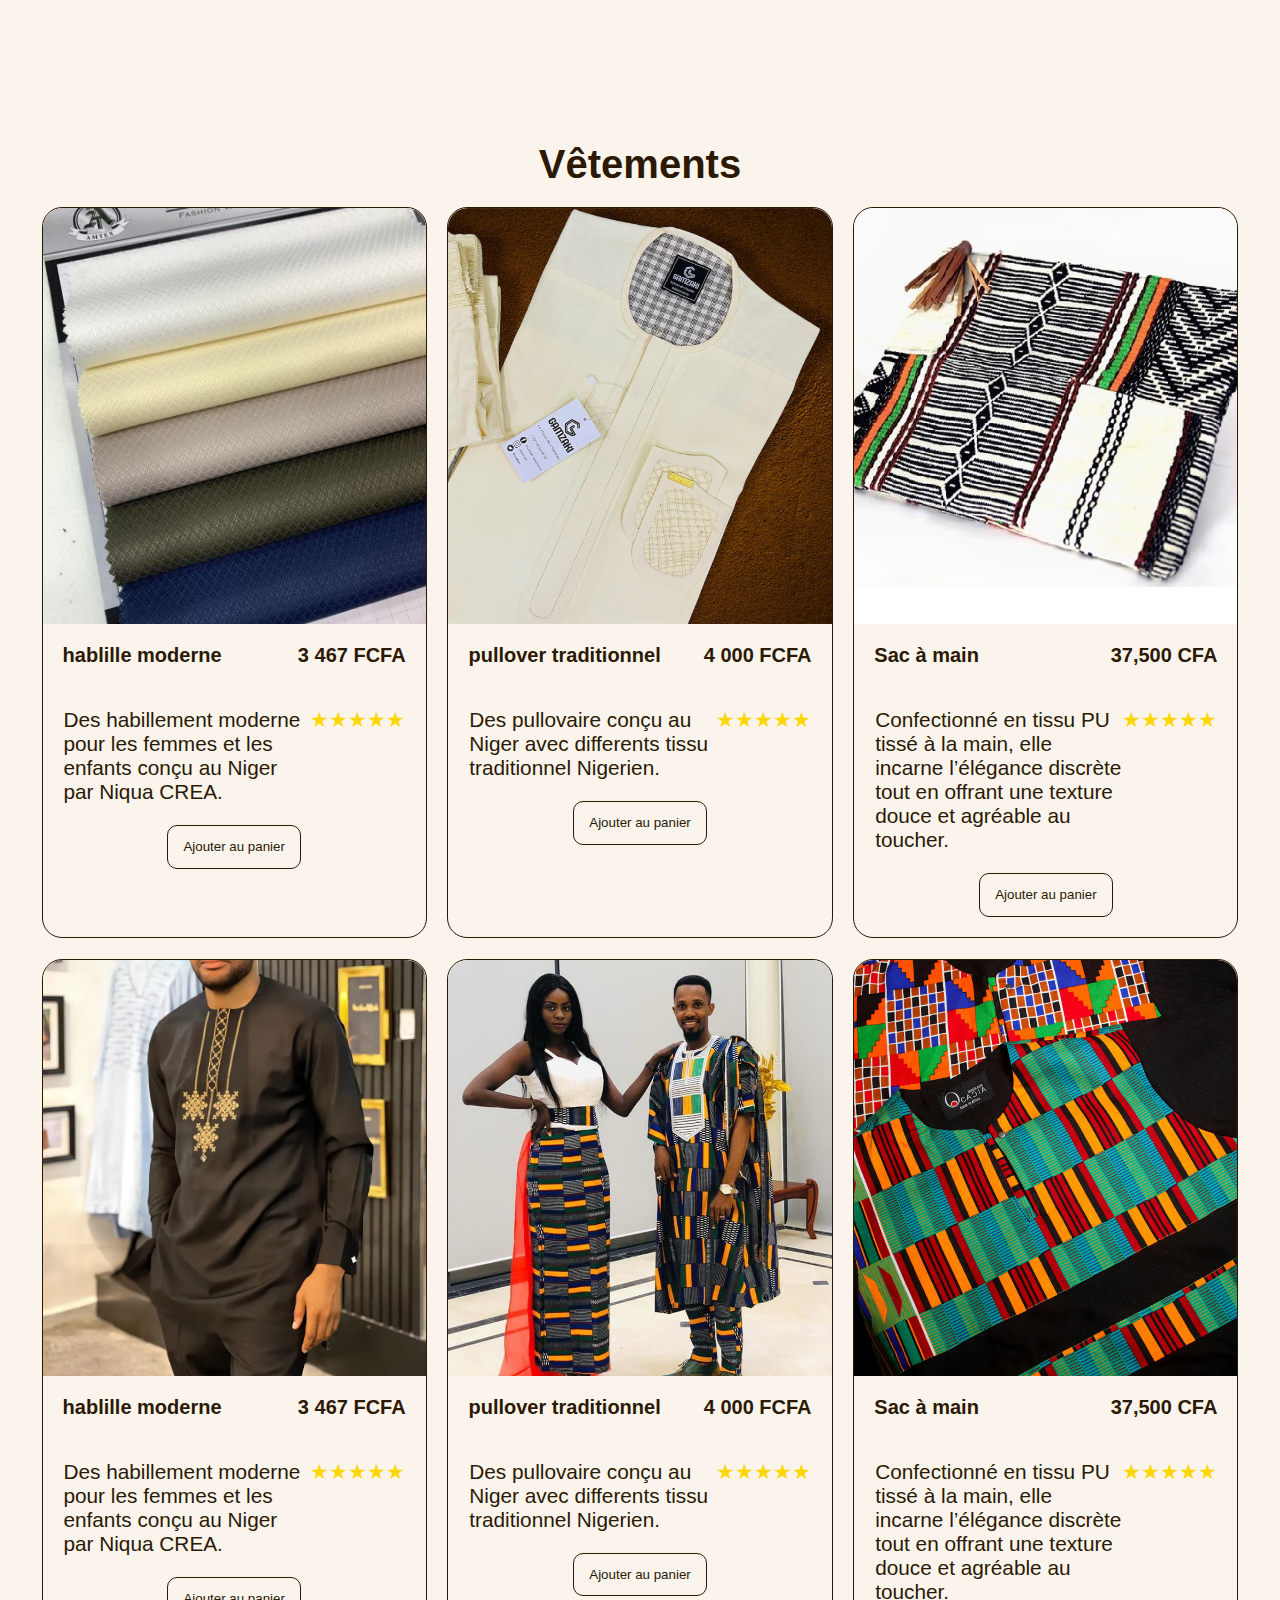
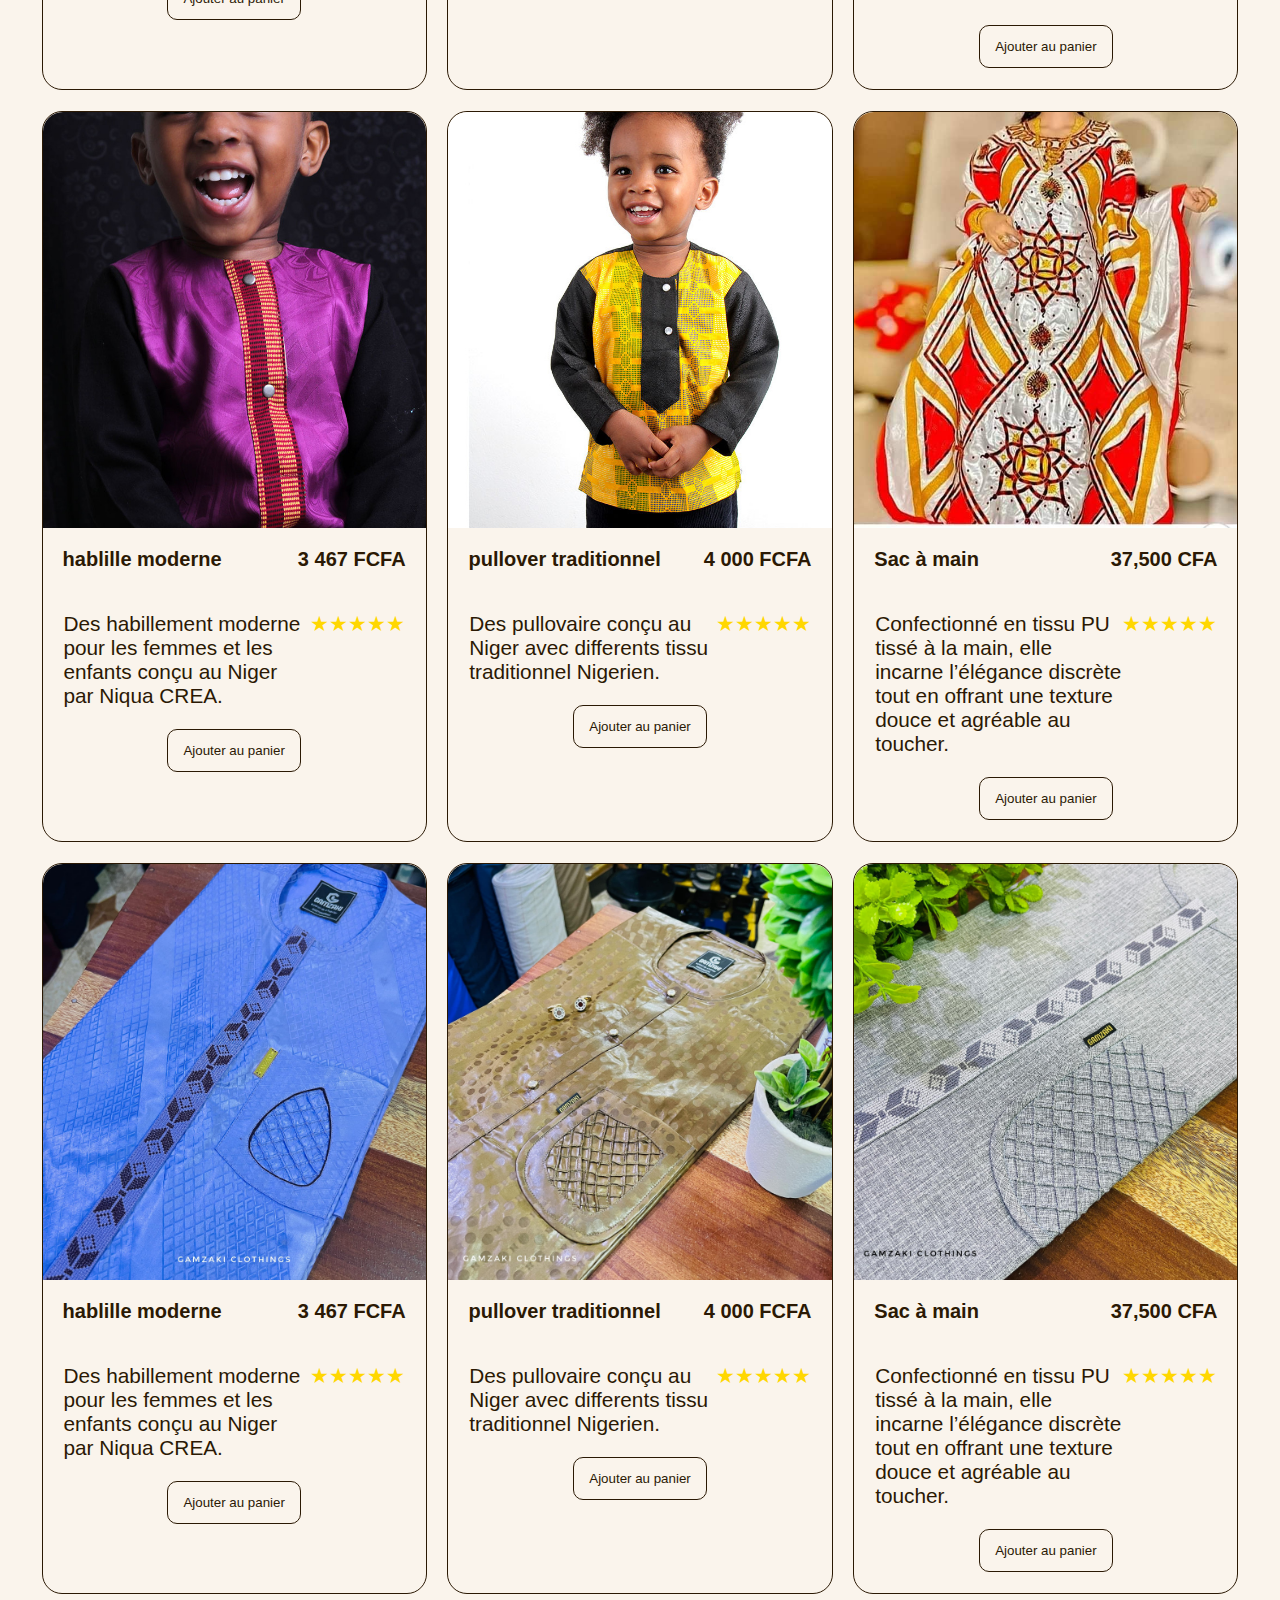
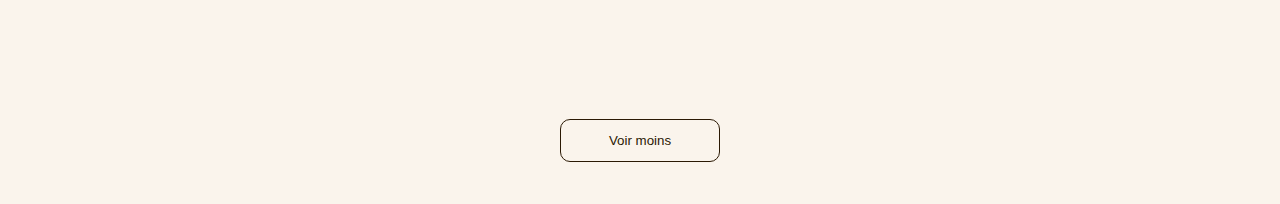
<file: Vêtements.html>
<!DOCTYPE html>
<html lang="en">
<head>
    <meta charset="UTF-8">
    <meta name="viewport" content="width=device-width, initial-scale=1.0">
    <link rel="stylesheet" href="style.css">
    <title>Document</title>
</head>
<body>
    <section class="produit">
        <section class="partie3" id="Vêtements">
            <h2>Vêtements</h2>
            <div class="section_card">
                <div class="card">
                    <div class="card_media">
                        <img src="images/habillement11.jpg" alt="">
                    </div>
                    <div class="card_body">
                        <div class="card_title">
                            <span>hablille moderne</span>
                            <!-- <span>C'est un bijoux traditionnel confectionner avec soin par les meilleurs artisants d'Agadez.</span> -->
                            <span>3 467 FCFA</span>
                        </div>
                        <div class="card_description">
                            <span>Des habillement moderne pour les femmes et les enfants conçu au Niger par Niqua CREA.</span>
                            <span class="etoile">&#9733;&#9733;&#9733;&#9733;&#9733;</span>
                        </div>
                        <div class="card_button">
                            <button type="submit" class="bton1">Ajouter au panier</button>
                        </div>
                        
                    </div>
                </div>
                <div class="card">
                    <div class="card_media">
                        <img src="images/habillement10.jpg" alt="">
                    </div>
                    <div class="card_body">
                        <div class="card_title">
                            <span>pullover traditionnel</span>
                            <!-- <span>C'est un bijoux traditionnel confectionner avec soin par les meilleurs artisants d'Agadez.</span> -->
                            <span>4 000 FCFA</span>
                        </div>
                        <div class="card_description">
                            <span>Des pullovaire conçu au Niger avec differents tissu traditionnel Nigerien.</span>
                            <span class="etoile">&#9733;&#9733;&#9733;&#9733;&#9733;</span>
                        </div>
                        <div class="card_button">
                            <button type="submit" class="bton1">Ajouter au panier</button>
                        </div>
                        
                    </div>
                </div>
                <div class="card">
                    <div class="card_media">
                        <img src="images/cropped-wp-1581316121103-1.jpg" alt="">
                    </div>
                    <div class="card_body">
                        <div class="card_title">
                            <span>Sac à main</span>
                            <!-- <span>C'est un bijoux traditionnel confectionner avec soin par les meilleurs artisants d'Agadez.</span> -->
                            <span>37,500 CFA</span>
                        </div>
                        <div class="card_description">
                            <span>Confectionné en tissu PU tissé à la main, elle incarne l’élégance discrète tout en offrant une texture douce et agréable au toucher.</span>
                            <span class="etoile">&#9733;&#9733;&#9733;&#9733;&#9733;</span>
                        </div>
                        <div class="card_button">
                            <button type="submit" class="bton1">Ajouter au panier</button>
                        </div>
                        
                    </div>
                </div>
                </div>
            <div class="section_card">
                <div class="card">
                    <div class="card_media">
                        <img src="images/habillement1.avif" alt="">
                    </div>
                    <div class="card_body">
                        <div class="card_title">
                            <span>hablille moderne</span>
                            <!-- <span>C'est un bijoux traditionnel confectionner avec soin par les meilleurs artisants d'Agadez.</span> -->
                            <span>3 467 FCFA</span>
                        </div>
                        <div class="card_description">
                            <span>Des habillement moderne pour les femmes et les enfants conçu au Niger par Niqua CREA.</span>
                            <span class="etoile">&#9733;&#9733;&#9733;&#9733;&#9733;</span>
                        </div>
                        <div class="card_button">
                            <button type="submit" class="bton1">Ajouter au panier</button>
                        </div>
                        
                    </div>
                </div>
                <div class="card">
                    <div class="card_media">
                        <img src="images/habillement2.jpg" alt="">
                    </div>
                    <div class="card_body">
                        <div class="card_title">
                            <span>pullover traditionnel</span>
                            <!-- <span>C'est un bijoux traditionnel confectionner avec soin par les meilleurs artisants d'Agadez.</span> -->
                            <span>4 000 FCFA</span>
                        </div>
                        <div class="card_description">
                            <span>Des pullovaire conçu au Niger avec differents tissu traditionnel Nigerien.</span>
                            <span class="etoile">&#9733;&#9733;&#9733;&#9733;&#9733;</span>
                        </div>
                        <div class="card_button">
                            <button type="submit" class="bton1">Ajouter au panier</button>
                        </div>
                        
                    </div>
                </div>
                <div class="card">
                    <div class="card_media">
                        <img src="images/habillement4.jpg" alt="">
                    </div>
                    <div class="card_body">
                        <div class="card_title">
                            <span>Sac à main</span>
                            <!-- <span>C'est un bijoux traditionnel confectionner avec soin par les meilleurs artisants d'Agadez.</span> -->
                            <span>37,500 CFA</span>
                        </div>
                        <div class="card_description">
                            <span>Confectionné en tissu PU tissé à la main, elle incarne l’élégance discrète tout en offrant une texture douce et agréable au toucher.</span>
                            <span class="etoile">&#9733;&#9733;&#9733;&#9733;&#9733;</span>
                        </div>
                        <div class="card_button">
                            <button type="submit" class="bton1">Ajouter au panier</button>
                        </div>
                        
                    </div>
                </div>
                </div>
            <div class="section_card">
                <div class="card">
                    <div class="card_media">
                        <img src="images/habillement3.jpg" alt="">
                    </div>
                    <div class="card_body">
                        <div class="card_title">
                            <span>hablille moderne</span>
                            <!-- <span>C'est un bijoux traditionnel confectionner avec soin par les meilleurs artisants d'Agadez.</span> -->
                            <span>3 467 FCFA</span>
                        </div>
                        <div class="card_description">
                            <span>Des habillement moderne pour les femmes et les enfants conçu au Niger par Niqua CREA.</span>
                            <span class="etoile">&#9733;&#9733;&#9733;&#9733;&#9733;</span>
                        </div>
                        <div class="card_button">
                            <button type="submit" class="bton1">Ajouter au panier</button>
                        </div>
                        
                    </div>
                </div>
                <div class="card">
                    <div class="card_media">
                        <img src="images/habillement5.jpg" alt="">
                    </div>
                    <div class="card_body">
                        <div class="card_title">
                            <span>pullover traditionnel</span>
                            <!-- <span>C'est un bijoux traditionnel confectionner avec soin par les meilleurs artisants d'Agadez.</span> -->
                            <span>4 000 FCFA</span>
                        </div>
                        <div class="card_description">
                            <span>Des pullovaire conçu au Niger avec differents tissu traditionnel Nigerien.</span>
                            <span class="etoile">&#9733;&#9733;&#9733;&#9733;&#9733;</span>
                        </div>
                        <div class="card_button">
                            <button type="submit" class="bton1">Ajouter au panier</button>
                        </div>
                        
                    </div>
                </div>
                <div class="card">
                    <div class="card_media">
                        <img src="images/habillement6.jpg" alt="">
                    </div>
                    <div class="card_body">
                        <div class="card_title">
                            <span>Sac à main</span>
                            <!-- <span>C'est un bijoux traditionnel confectionner avec soin par les meilleurs artisants d'Agadez.</span> -->
                            <span>37,500 CFA</span>
                        </div>
                        <div class="card_description">
                            <span>Confectionné en tissu PU tissé à la main, elle incarne l’élégance discrète tout en offrant une texture douce et agréable au toucher.</span>
                            <span class="etoile">&#9733;&#9733;&#9733;&#9733;&#9733;</span>
                        </div>
                        <div class="card_button">
                            <button type="submit" class="bton1">Ajouter au panier</button>
                        </div>
                        
                    </div>
                </div>
                </div>
            <div class="section_card">
                <div class="card">
                    <div class="card_media">
                        <img src="images/habillement7.jpg" alt="">
                    </div>
                    <div class="card_body">
                        <div class="card_title">
                            <span>hablille moderne</span>
                            <!-- <span>C'est un bijoux traditionnel confectionner avec soin par les meilleurs artisants d'Agadez.</span> -->
                            <span>3 467 FCFA</span>
                        </div>
                        <div class="card_description">
                            <span>Des habillement moderne pour les femmes et les enfants conçu au Niger par Niqua CREA.</span>
                            <span class="etoile">&#9733;&#9733;&#9733;&#9733;&#9733;</span>
                        </div>
                        <div class="card_button">
                            <button type="submit" class="bton1">Ajouter au panier</button>
                        </div>
                        
                    </div>
                </div>
                <div class="card">
                    <div class="card_media">
                        <img src="images/habillement8.jpg" alt="">
                    </div>
                    <div class="card_body">
                        <div class="card_title">
                            <span>pullover traditionnel</span>
                            <!-- <span>C'est un bijoux traditionnel confectionner avec soin par les meilleurs artisants d'Agadez.</span> -->
                            <span>4 000 FCFA</span>
                        </div>
                        <div class="card_description">
                            <span>Des pullovaire conçu au Niger avec differents tissu traditionnel Nigerien.</span>
                            <span class="etoile">&#9733;&#9733;&#9733;&#9733;&#9733;</span>
                        </div>
                        <div class="card_button">
                            <button type="submit" class="bton1">Ajouter au panier</button>
                        </div>
                        
                    </div>
                </div>
                <div class="card">
                    <div class="card_media">
                        <img src="images/habillement9.jpg" alt="">
                    </div>
                    <div class="card_body">
                        <div class="card_title">
                            <span>Sac à main</span>
                            <!-- <span>C'est un bijoux traditionnel confectionner avec soin par les meilleurs artisants d'Agadez.</span> -->
                            <span>37,500 CFA</span>
                        </div>
                        <div class="card_description">
                            <span>Confectionné en tissu PU tissé à la main, elle incarne l’élégance discrète tout en offrant une texture douce et agréable au toucher.</span>
                            <span class="etoile">&#9733;&#9733;&#9733;&#9733;&#9733;</span>
                        </div>
                        <div class="card_button">
                            <button type="submit" class="bton1">Ajouter au panier</button>
                        </div>
                        
                    </div>
                </div>
                </div>
                <div class="voir_btn">
                    <a href="page.html#Vêtements"><button type="submit" class="bton1">Voir moins</button></a>
                </div>
        </section>
    </section>
</body>
</html>
</file>
<file: style.css>
:root{
    --body-color1:#FAF4EC; /* body  nav*/
    --body-color2:#FFF8F0; /* a propos / temoignage */
    --white-color: white;
    --black-color: black;
    --btn-color: #2B1904;
    --pading: 2em;
    --fontsize2560 : 1.5rem;
    --fontsize1440 : 1.3rem;
    --fontsize1024 : 1.1rem;
    --fontsize768 : 1rem;
    --fontsize-768: 0.8rem;
    --H1 : 4rem;
    --H2 : 3rem;
    --H3 : 2rem;
}
html {
    scroll-behavior: smooth;
}

* {
    margin: 0;
    padding: 0;
    box-sizing: border-box;
    /* overflow-x: hidden; */
}

body {
    font-family: Arial, Helvetica, sans-serif;
    background-color: var(--body-color1);
    overflow-x: hidden !important;
}
.m{
    overflow-x: hidden;
}
/* Entête du projet */
.header{
    width: 100%;
    height: 100vh;

}
.navbar {
    position: fixed;
    top: 0;
    width: 100vw;
    /* height: 70px; */
    z-index: 6;
    background-color: #FAF4EC;
    display: flex;
    justify-content: space-between;
    align-items: center;
    padding: 10px;
    padding-left: 2em;
    padding-right: 2em;
    color: #fff;
}
.nav-links {
    list-style: none;
    display: flex;
    justify-content: center;
    align-items: center;
    gap: 30px;
    font-size: 1.3rem;
    /* padding-right: 100px; */
}
.nav-links a {
    color: #2b1904;
    text-decoration: none;
    font-weight: 700;
}
.nav-links a:hover {
    color:  #d8b076;
}

.sos {
    display: flex;
    gap: 1em;
}
.logo{
    width: 60px;
    height: 60px;
    border-radius: 80px;
    border: solid 1px black; 
}
.logo img{
    object-fit: cover;
    width: 60px;
    height: 60px;
    border-radius: 80px;
    z-index: 10;
}
.bouton button{
  padding: 20%;
  /* width: 140%; */
  font-size: 0.8rem;
  border-radius: 15px;
  color: #fff;
  background-color: #d8b076;
  border: none;
  cursor: pointer;

}

/* --------   dropdown ------------ */
.profile-dropdown {
    position: relative;
    display: inline-block;
}
.panier-dropdown {
    position: relative;
    display: inline-block;
}

/* Icône */
.profile-icon {
    cursor: pointer;
    font-size: 1.3rem;
    color: #2b1904; /* adapte à ta navbar */
}
.panier-icon {
    cursor: pointer;
    font-size: 1.3rem;
    color: #2b1904; /* adapte à ta navbar */
}
.panier-icon:hover{
  color: #8B1A1A;
}
.profile-icon:hover{
  color: #8B1A1A;
}

/* On cache la checkbox */
#profile-toggle {
    display: none;
}
#panier-toggle {
    display: none;
}

/* Menu caché par défaut */
.menu {
    position: absolute;
    top: 45px;
    right: 0;
    background: white;
    width: 200px;
    /* height: 200px; */
    padding: 10px;
    border-radius: 8px;
    box-shadow: 0 4px 10px rgba(0,0,0,0.2);
    display: none;
    text-align: center;
    justify-content: center;
    gap: 10px;
    line-height: 30px;
}
.menu1 {
    position: absolute;
    top: 45px;
    right: 0;
    background: white;
    /* width: 16em; */
    width: auto;
    /* height: 200px; */
    padding: 10px;
    border-radius: 8px;
    box-shadow: 0 4px 10px rgba(0,0,0,0.2);
    display: none;
    line-height: 30px;
}

/* Quand la checkbox est cochée → afficher */
#profile-toggle:checked ~ .menu {
    display: block;
}
#panier-toggle:checked ~ .menu1 {
    display: block;
}

.logout-btn {
    width: 100%;
    padding: 8px;
    border: none;
    background: #d8b076;
    color: white;
    border-radius: 5px;
    cursor: pointer;
}

.logout-btn:hover {
    background: #d8b17664;
}

.circle-user i{
  font-size: 2rem;
  color: #2b1904;
  /* border: solid 1px black; */
}
.ecris p{
  font-size: 1rem;
  color: #2b1904;
}
.ecriss{
  display: flex;
  color: #2b1904;
  font-size: 0.8rem;
  gap: 20px;
  justify-content: center;
  align-items: center;
  border-bottom: solid 1px black;
}
.ecriss button{
  padding: 5px;
  color: #fff;
  border-radius: 10px;
  border: none;
  background-color:#d8b076;
}

.typewriter {
  font-size: 6.8rem;
  font-weight: bold;
  color: white;
  overflow: hidden;             /* cache le texte */
  border-right: 3px solid white; /* curseur */
  white-space: nowrap;          /* ne pas passer à la ligne */
  width: 0;                     /* commence vide */
 animation: typing 5s steps(20) infinite alternate,
             blink 0.7s infinite;
}
.slogan{
  font-size: 2.3rem;
}

/* animation écriture */
@keyframes typing {
  from { width: 0; }
  to { width: 130%; }
}

/* animation clignotement du curseur */
@keyframes blink {
  50% { border-color: transparent; }
}



/* -------------  carroussel -------------- */
/* ----- CAROUSEL ----- */
.text-overlay{
    position: absolute;
  z-index: 5;
  top: 50%;
  left: 43%;
  transform: translate(-50%, -50%);
  color: #FAF4EC;
  /* text-align: center; */
  color: white;
  text-shadow: 0 2px 20px rgba(0,0,0,0.8);
  width: 80%;
}

.carousel {
  position: relative;
  width: 100vw;
  height: calc(100vh - 70px);
  margin-top: 70px;
  overflow: hidden;
}

.slides {
  display: flex;
  width: 300%;
  height: 100%;
  animation: slide 10s ease-in-out infinite alternate-reverse; /* 6s par image */

}

.slide {
  width: 100vw;
  height: 100%;
  position: relative;
}

.slide img {
  width: 100%;
  height: 100%;
  object-fit: cover;
}

/* Assombrir légèrement chaque image */
.slide::before {
  content: "";
  position: absolute;
  inset: 0;
  background: rgba(0,0,0,0.45);
  z-index: 2;
}

/* ----- ANIMATION ----- */
@keyframes slide {

  /* IMAGE 1 */
  0%   { transform: translateX(0); }
  30%  { transform: translateX(0); }

  /* PASSAGE À L’IMAGE 2 */
  33%  { transform: translateX(-100vw); }
  63%  { transform: translateX(-100vw); }

  /* PASSAGE À L’IMAGE 3 */
  66%  { transform: translateX(-200vw); }
  100% { transform: translateX(-200vw); }
}

/* Icône hamburger */
#menu-toggle {
    display: none;
}

.menu-icon {
    display: none;
    font-size: 30px;
    color: white;
    cursor: pointer;
}





/* SECTION À PROPOS */
.apropos {
    background-color: var(--body-color2);
    padding:  2em;
    height: 100vh;
    display:flex;
    flex-direction: column;
    justify-content: center;
    align-items: center;
}

.apropos h2 {
    text-align: center;
    font-size: 4rem;
    margin-bottom: 4rem;
}

.about-container {
    display: flex;
    justify-content:center;
    align-items: center;
    gap: 3rem;
    width: 90%;
}

.about-text {
    flex: 1;
    font-size: 1.3rem;
    line-height: 1.6;
}

.about-text p {
    margin-bottom: 1rem;
}
.about-btn {
    display: inline-block;
    margin-top: 1.5rem;
    padding: 12px 25px;
    background: #d8b076;     
    color: #fff;
    text-decoration: none;
    border-radius: 8px;
    font-size: 1.1rem;
    font-weight: 600;
    transition: 0.3s ease;
    box-shadow: 0 4px 10px rgba(0, 0, 0, 0.25);
}

.about-btn:hover {
    transform: scale(1.05);
}

#toggle-gallery{
    display: none;
}
.images {
    width: 38rem; 
    border-radius: 12px;
    box-shadow: 0px 8px 25px rgba(0, 0, 0, 0.2);
    transition: 0.4s ease;
    animation: floating 3s ease-in-out infinite;
}

.images:hover {
    transform: scale(1.07);
    box-shadow: 0px 12px 30px rgba(0, 0, 0, 0.3);
}

.main-img:hover {
    transform: scale(1.05);
}
.gallery {
    max-height: 0;
    opacity: 0;
    overflow: hidden;
    transition: 0.4s ease;
    display: flex;
    justify-content: center;
    gap: 1rem;
    margin-top: 1rem;
    
}
#toggle-gallery:checked ~ .gallery {
    max-height: 500px;
    max-width: 700px;
    opacity: 5;
}

.gallery img {
    width: 120px;
    border-radius: 10px;
    transition: 0.3s;
}

.gallery img:hover {
    transform: scale(1.08);
}
.images{
    border-radius: 12px;
    box-shadow: 0px 8px 25px rgba(0, 0, 0, 0.2);
    transition: 0.4s ease;
    animation: floating 3s ease-in-out infinite;
}
.images:hover {
    transform: scale(1.07);
    box-shadow: 0px 12px 30px rgba(0, 0, 0, 0.3);
}

/* Animation flottante */
@keyframes floating {
    0% { transform: translateY(0); }
    50% { transform: translateY(-10px); }
    100% { transform: translateY(0); }
}


/* Section nos produit */

.produit {
    color: #2B1904;
    text-align: center;
    padding-top: 100px;
}
.produit h1 {
    font-size: var(--H1);
}
.produit h2 {
    font-size: 2.5rem;
}

.store_content {
    margin-top: 3em;
    display: flex;
    justify-content: center;
    align-items: center;
    gap: 4em ;
}
.store_content a {
    text-decoration: none;
    color: var(--btn-color);
}
.store_content button {
    padding: 1em;
    width: 12em;
    color: var(--btn-color);
    background-color: var(--body-color1);
    border-radius: 10px;
    border: 1px solid var(--btn-color);
    font-weight: bold;
    font-size: medium;
}

.store_content button:hover {
    padding: 1em;
    width: 12em;
    color: var(--white-color);
    background-color: var(--btn-color);
    border-radius: 10px;
    border: none;
    cursor: pointer;
}

.partie1 {
    padding: 2em;
    display: flex;
    flex-direction: column;
    align-items: center;
}
.partie2 {
    padding: 2em;
    display: flex;
    flex-direction: column;
    align-items: center;
}
.partie3 {
    padding: 2em;
    display: flex;
    flex-direction: column;
    align-items: center;
}


.section_card {
    display: flex;
    gap: 1em;
    width: 90%;
    margin-top: 1em;
}

.card {
    width: 100%;
    border: 0.41px solid var(--btn-color);
    border-radius: 20px;
    
}

.card_media {
    height: 26rem;
} 

#valider {
    display: flex;
}
#toggle-detail1 {
    display: none;
}
#toggle-detail2 {
    display: none;
}
#toggle-detail3 {
    display: none;
}
#toggle-detail4 {
    display: none;
}
#toggle-detail5 {
    display: none;
}
#toggle-detail6 {
    display: none;
}
#toggle-detail7 {
    display: none;
}
#toggle-detail8 {
    display: none;
}
#toggle-detail9 {
    display: none;
}
#toggle-detail10 {
    display: none;
}
#toggle-detail11 {
    display: none;
}
#toggle-detail12 {
    display: none;
}

#toggle-detail1:checked ~ .detail1 {
    display: flex;
}

#toggle-detail2:checked ~ .detail2 {
    display: flex;
}

#toggle-detail3:checked ~ .detail3 {
    display: flex;
}
#toggle-detail4:checked ~ .detail4 {
    display: flex;
}
#toggle-detail5:checked ~ .detail5 {
    display: flex;
}
#toggle-detail6:checked ~ .detail6 {
    display: flex;
}
#toggle-detail7:checked ~ .detail7 {
    display: flex;
}
#toggle-detail8:checked ~ .detail8 {
    display: flex;
}
#toggle-detail9:checked ~ .detail9 {
    display: flex;
}
#toggle-detail10:checked ~ .detail10 {
    display: flex;
}
#toggle-detail11:checked ~ .detail11 {
    display: flex;
}
#toggle-detail12:checked ~ .detail12 {
    display: flex;
}

.detail1 {
    position: fixed;
    top: 0; left: 0;
    width: 100%; height: 100%;
    background: rgba(0,0,0,0.6);
    display: none;
    align-items: center;
    justify-content: center;
    text-decoration: none;
}
.detail1 a {
    text-decoration: none;
}
.detail2 {
    position: fixed;
    top: 0; left: 0;
    width: 100%; height: 100%;
    background: rgba(0,0,0,0.6);
    display: none;
    align-items: center;
    justify-content: center;
}
.detail2 a {
    text-decoration: none;
}
.detail3 {
    position: fixed;
    top: 0; left: 0;
    width: 100%; height: 100%;
    background: rgba(0,0,0,0.6);
    display: none;
    align-items: center;
    justify-content: center;
}
.detail3 a {
    text-decoration: none;
}
.detail4 {
    position: fixed;
    top: 0; left: 0;
    width: 100%; height: 100%;
    background: rgba(0,0,0,0.6);
    display: none;
    align-items: center;
    justify-content: center;
}
.detail4 a {
    text-decoration: none;
}
.detail5 {
    position: fixed;
    top: 0; left: 0;
    width: 100%; height: 100%;
    background: rgba(0,0,0,0.6);
    display: none;
    align-items: center;
    justify-content: center;
}
.detail5 a {
    text-decoration: none;
}
.detail6 {
    position: fixed;
    top: 0; left: 0;
    width: 100%; height: 100%;
    background: rgba(0,0,0,0.6);
    display: none;
    align-items: center;
    justify-content: center;
}
.detail6 a {
    text-decoration: none;
}
.detail7 {
    position: fixed;
    top: 0; left: 0;
    width: 100%; height: 100%;
    background: rgba(0,0,0,0.6);
    display: none;
    align-items: center;
    justify-content: center;
}
.detail7 a {
    text-decoration: none;
}
.detail8 {
    position: fixed;
    top: 0; left: 0;
    width: 100%; height: 100%;
    background: rgba(0,0,0,0.6);
    display: none;
    align-items: center;
    justify-content: center;
}
.detail8 a {
    text-decoration: none;
}
.detail9 {
    position: fixed;
    top: 0; left: 0;
    width: 100%; height: 100%;
    background: rgba(0,0,0,0.6);
    display: none;
    align-items: center;
    justify-content: center;
}
.detail9 a {
    text-decoration: none;
}
.detail10 {
    position: fixed;
    top: 0; left: 0;
    width: 100%; height: 100%;
    background: rgba(0,0,0,0.6);
    display: none;
    align-items: center;
    justify-content: center;
}
.detail10 a {
    text-decoration: none;
}
.detail11 {
    position: fixed;
    top: 0; left: 0;
    width: 100%; height: 100%;
    background: rgba(0,0,0,0.6);
    display: none;
    align-items: center;
    justify-content: center;
}
.detail11 a {
    text-decoration: none;
}
.detail12 {
    position: fixed;
    top: 0; left: 0;
    width: 100%; height: 100%;
    background: rgba(0,0,0,0.6);
    display: none;
    align-items: center;
    justify-content: center;
}
.detail12 a {
    text-decoration: none;
}

.detail-content {
    position: relative;
    background: var(--body-color1);
    border-radius: 10px;
    width: 700px;
    height: 600px;
    padding: 20px;
    box-shadow: 0 5px 20px rgba(0,0,0,0.3);
    animation: fadeIn 0.3s ease;
    overflow-y: scroll;
} 

@keyframes fadeIn {
    from {opacity: 0; transform: scale(0.9);}
    to {opacity: 1; transform: scale(1);}
}

.close {
    float: right;
    text-decoration: none;
    font-size: 22px;
    color: #555;
}


.close:hover {
    color: #000;
}

/* Titre + prix */
.detail-header h2 {
    margin-bottom: 5px;
    font-size: 24px;
}

.price {
    font-size: 20px;
    font-weight: bold;
    color: #222;
}

/* Image */
.detail-image img {
    width: 50%;
    border-radius: 10px;
    margin: 20px 0;
}

/* Description */
.detail-description {
    margin-bottom: 20px;
    text-align: start;
    line-height: 1.8;
}

.detail-description ul {
    padding-left: 18px;
}

.bton2 {
    display: block;
    width: 100%;
    padding: 12px 0;
    background-color: #D8B076;
    color: white;
    border: none;
    border-radius: 8px;
    font-size: 16px;
    cursor: pointer;
}

.bton2:hover {
    background-color: #2B1904;
}

.card_media img {
    width: 100%;
    height: 100%; 
    border-top-left-radius: 20px;
    border-top-right-radius: 20px;
    overflow: hidden;
    object-fit: cover;
}

.card_title {
    display: flex;
    justify-content: space-between;
    padding: 1em;
    font-weight: bold;
    font-size: 20px;
}

.card_description {
    display: flex;
    justify-content: space-between;
    text-align: start;
    padding: 1em;
}

.etoile {
    color: gold;
}

.card_button {
    padding-bottom: 1em;
}

.bton1 {
    padding: 1em;
    width: 10em;
    color: var(--btn-color);
    background-color: var(--body-color1);
    border-radius: 10px;
    border: 1px solid var(--btn-color);
}
.bton1:hover {
    padding: 1em;
    width: 10em;
    color: var(--white-color);
    background-color: var(--btn-color);
    border-radius: 10px;
    border: none;
    cursor: pointer;
}

.voir_btn {
    margin-top: 6em;
}
.voir_btn button {
    padding: 1em;
    width: 12em;
    color: var(--btn-color);
    border-radius: 10px;
    border: 1px solid var(--btn-color);
}
.voir_btn button:hover {
    padding: 1em;
    width: 12em;
    color: var(--btn-color);
    border-radius: 10px;
    border: 1px solid var(--btn-color);
    color: white;
}

/* Section témoignage */

.section_temoignage{
    padding: 100px 2em 2em;
    /* padding: var(--pading); */
    background-color: var(--body-color2);
    height: auto;
}
.T_parti_1{
    display: flex;
    justify-content: space-around;
    align-items: center;
    flex-direction: column;
    gap: 20px;
    height: 50%;
}
.T_parti_1 h1,.T_parti_2 h1{
    font-size: var(--H2);
    color: #2b1904;
    font-weight: bold;
}
.temoigange_cards ,.partenaire_cards{
    display: flex;
    justify-content: center;
    align-items: center;
    flex-direction: column;
    width: 80%;
    gap: 20px;
}
.témoignage_liste{
    list-style: none;
    display: flex;
    gap: 320px;
    justify-content: start;
    align-items: center;
    width: 100%;
    overflow: scroll;
    position: relative;
}
.temoigange_cards .right{
    position: absolute;
    right: 80px;
    font-size: 50px;
    cursor: pointer;
}

.temoigange_cards .left{
    position: absolute;
    left: 80px;
    font-size: 50px;
    cursor: pointer;
}
.temoignage{
    display: flex;
    justify-content: center;
    align-items: center;
    flex-direction: column;
    width: 400px;
    gap: 10px;
}
.temoignage:target{
    transform: translateX(-50%);
}
.temoignage .image{
    object-fit: cover;
    display: flex;
    justify-content: center;
    align-items: center;
    border-radius: 50%;
    border: 3px solid #2b1904;
    position: relative;
}
.temoignage .image img{
    width: 250px;
    height: 250px;
    border-radius: 50%;
    object-fit: cover;

}
.temoignage p{
    font-size: 16px;
    font-weight: 400;
    line-height: 1.3;
    text-align: center;
}
.temoigange_cards .t_pointe{
    display: flex;
    justify-content: center;
    align-items: center;
    gap: 15px;
}
.temoigange_cards .t_pointe span{
    opacity: 0.7;
    height: 10px;
    width: 10px;
    border-radius: 50%;
    background-color: #2b1904;
    cursor: pointer;
}
.temoigange_cards .t_pointe .span{
    opacity: 1;
    height: 15px;
    width: 15px;
    background-color: #2b1904;
}
.temoigange_cards .t_pointe span:hover{
    background-color: #2b1904;
    opacity: 1;
}
.T_parti_2{
    margin-top: 40px;
    display: flex;
    flex-direction: column;
    justify-content: center;
    align-items: center;
    text-align: center;
}
.partenaire_cards{
    padding: 50px;
    overflow: hidden;
}
 .cards_movie{
    display: flex;
    justify-content: center;
    align-items: center;
    gap: 80px;
    width: max-content;
    transform: translateX(0);
    animation: movi 90s linear infinite;
}

@keyframes movi {
    0% {
        transform: translateX(48%); 
    }
    100% {
        transform: translateX(-48%);
    }
}
.carte{
    width: 400px;
    height:250px;
    overflow: hidden;
    border-radius: 10px;
    display: flex;
    justify-content: center;
    align-items: center;
    flex-shrink: 0;

}
.carte img{
    width: 100%;
    height: 100%;
}

/* Section Contact */
#contact {
  text-align: center;
  padding: var(--pading);
  /* height: 100vh; */
}
#contact h1 {
  font-size: var(--H1);
}
.contact-info {
  margin-top: 3rem;
  display: flex;
}
.contact-info div {
  flex: 1;
  justify-items: center;
  text-align: start;
}
.contact-info a {
  text-decoration: none;
  color: black;
}

.contact-info ul {
  list-style: none;
}
.contact-info ul li {
  line-height: 3rem;
  margin-bottom: 1rem;
}
.contact-info i {
  margin-right: 5px;
}

.form_div {
    display: flex;
    flex-direction: column;
    align-items: center;
}
.contact-info form {
  display: grid;
  width: 100%;
  max-width: 48rem;
  grid-template-columns: repeat(2, 1fr);
  gap: 20px;
}
.contact-info form input {
  padding: 15px;
  border: none;
  border-radius: 10px;
}
.contact-info form *:focus {
  outline: none;
  box-shadow: 0 0 5px 1px var(--btn-hover);
}
.contact-info textarea {
  padding: 10px;
  border-radius: 10px;
  grid-column: span 2;
  resize: none;
  height: 10vh;
  border: none;
  margin-bottom: 20px;
}
.contact-info button {
    display: inline-block;
    margin-top: 1.5rem;
    padding: 12px 25px;
    background: #d8b076;
    color: #fff;
    text-decoration: none;
    border-radius: 8px;
    font-size: 1.1rem;
    font-weight: 600;
    transition: 0.3s ease;
    box-shadow: 0 4px 10px rgba(0, 0, 0, 0.25);
    border: none;
}
.contact-info button:hover {
    transform: scale(1.05);
}



/* Pied de page */
.page-footer {
  display: flex;
  justify-content: space-between;
  align-items: center;
  font-size: var(--fontsize1024);
  padding: 1em;
  background: var(--body-color2);
}
.page-footer div {
  text-align: center;
}
.ics{
    display: flex;
    flex-direction: row;
    gap: 20px;

}
.ic{
    width: 30px;
    height: 30px;
    border-radius: 10px;
    display: flex;
    justify-content: center;
    align-items: center;
    border: 2px solid;
    cursor: pointer;
    transition: 0.3s ease;
}
.ic i{ 
    font-size: 1.3em ;
}.ic:hover{
    color: #D8B076;
    transform: scale(1.2);
}
.co{
    /* color: #2b1904; */
    font-size: 1.5em;
    font-weight: bold;
}
.page-footer a {
  text-decoration: none;
  color: var(--btn-color);
}
.page-footer ul {
  margin-top: 10px;
  display: flex;
  gap: 25px;
}
.page-footer ul a:first-child li {
  list-style: none;
}
.page-footer img {
  width: 8rem;
  clip-path: circle();
}

/* media query */
@media (max-width: 1024px) {
  body {
    font-size: var(--fontsize1024);
  }
  /* section contact */
  .contact-info textarea {
    height: 12vh;
    margin-bottom: 10px;
  }
  /* section footer */
  .page-footer {
    font-size: var(--fontsize-768);
  }
  .page-footer img {
    width: 8rem;
  }
}
@media (max-width: 768px) {
  /* section contact */
  .contact-info {
    flex-direction: column;
  }
  .contact-info form {
    margin-top: 20px;
    width: 90%;
    display: flex;
    flex-direction: column;
    justify-content: center;
  }
  .contact-info input {
    grid-column: span 2;
  }
  .contact-info ul li {
    margin-bottom: 0px;    
    margin-right: 19rem;
  }
  /* section footer */
  .page-footer {
    font-size: 10px;
    gap: 8px;
    display: flex;
    flex-direction: column;
  }

.page-footer img {
    width: 4rem;
}
  .page-footer i {
    font-size: var(--fontsize768);
  }
  .page-footer i {
    font-size: var(--fontsize1440);
  }
  .page-footer ul {
    gap: 15px;
  }
}
@media (max-width: 425px) {
  body {
    font-size: var(--fontsize-768);
  }
   .contact-info ul li {
    margin-bottom: 0px;   
    max-width: 700px;
    width: 70%;
    font-size: 16px;
    position: relative;
    left: 5.4rem;
   
  }
  /* section contact */
  .contact-info form input {
    padding: 10px;
  }
  /* section footer */

  .page-footer {
    font-size: 10px;
    gap: 8px;
    display: flex;
    flex-direction: column;
  }
  .page-footer img {
    width: 4rem;
  }
  .page-footer i {
    font-size: var(--fontsize768);
  }
}



/* Section nos produit responsivité */
@media (max-width: 1440px) {
    .section_card {
        width: 100%;

    }
}

@media (max-width: 1024px) {
   .store_content button {
        width: 12em;
        font-size: 11px;
    }

    .card_media {
        height: 20rem;
    } 
}

@media (max-width: 768px) {
    .section_card {
        display: flex;
        flex-direction: column;
    }

    .detail-content {
        margin: 3em;
        top: 3em;
    }

    .store_content {
        gap: 1em ;
    }

    .store_content button {
        width: 12em;
        font-size: 8px;
    }
}
@media (max-width: 425px) {
     .store_content {
        gap: 1em ;
        display: grid;
        grid-template-columns: repeat(3, 1fr);
    }

    .store_content button {
        width: 12em;
        font-size: 8px;
        border-radius: 5px;
    }
}


@media (min-width: 2560px) {


  /* --------------- header ------------ */

  .typewriter {
    font-size: 9rem;
  }
  .slogan{
    font-size: 3rem;
  }

  /* animation écriture */
  @keyframes typing {
    from { width: 0; }
    to { width: 115%; }
  }
    .apropos h2 {
        font-size: 4rem;
    }
    .about-text {
        font-size: 1.5rem;
    }
    .images{
        width: 50rem;
    }
   .gallery img {
    width: 100px;
    border-radius: 10px;
    transition: 0.3s;
   position: relative;
   left: 8rem;
}
}
@media (max-width: 1440px) {

  /* ------------ header --------------- */

  .typewriter {
    font-size: 5rem;
  }
  .slogan{
    font-size: 2rem;
  }

  /* animation écriture */
  @keyframes typing {
    from { width: 0; }
    to { width: 115%; }
  }

  
}
@media (max-width: 1024px) {

  /* ------------- header ----------- */

  .typewriter {
    font-size: 3.6rem;
  }
  .slogan{
    font-size: 1.5rem;
  }

  /* animation écriture */
  @keyframes typing {
    from { width: 0; }
    to { width: 115%; }
  }
    /* ----------------- A propos ------------ */
    .apropos h2 {
        font-size: 2.5rem;
        text-align: center;
        margin-bottom: 1.5rem;
    }

    
    .about-text {
        font-size: 1rem;
        line-height: 1.6rem;
        text-align: center;
        padding: 0 1rem;
    }

    .images {
        width: 28rem;      
        margin: 0 auto;   
    }


    .gallery img {
        width: 90px;       
        position: relative;
        left: 0;          
        display: block;
        margin: 0.5rem auto;
    }
}

@media (max-width: 768px) {

  /* -------- header -------- */
/* 🧱 Mode responsive  */
    .nav-links {
        position: absolute;
        top: 90px;
        /* left: 0; */
        /* right: 25%; */
        right: 15px;
        width: 50%;
        background-color: #faf4ec88;
        flex-direction: column;
        gap: 15px;
        padding: 20px 0;
        display: none;
        border-radius: 20px;
        text-align: center;
    }

    /* Quand la checkbox est cochée, on affiche le menu */
    #menu-toggle:checked+.menu-icon+.nav-links {
        display: flex;
        align-items: center;
        justify-content: center;
    }

    /* On affiche l’icône hamburger */
    .menu-icon {
        /* margin-right: 20px; */
        font-size: 2.8rem;
        color: #2B1904;
        display: block;
        right: 0;
    }
    .typewriter {
    font-size: 2.8rem;
  }
  .slogan{
    font-size: 1.1rem;
  }

  /* animation écriture */
  @keyframes typing {
    from { width: 0; }
    to { width: 120%; }
  }

  /* animation clignotement du curseur */
  @keyframes blink {
    50% { border-color: transparent; }
  }



  /* -------- A prospos -------------  */
    .apropos {
        padding: 2em 1em;
        height: auto;
    }

    .apropos h2 {
        font-size: 4rem;
    }

    .about-container {
        flex-direction: column-reverse;
        text-align: center;
        gap: 2rem;
    }

    .about-text {
        font-size: 1.2rem;
        width: 100%;
    }

    .images {
        width: 25rem;
        margin: auto;
    }

    .gallery {
       display: flex;
       
        justify-content: center;
    }

    .gallery img {
        width: 70px;
        left: 0;
    }
}


@media (max-width:1440px) {
    body{
        font-size: var(--fontsize1440);
    }

    .section_temoignage{
        height: auto;
    }

    .temoigange_cards ,.partenaire_cards{
        width: 90%;
    }
    .témoignage_liste{
        gap: 150px;
        
    }

}
@media (max-width:1024px) {
    body{
        font-size: var(--fontsize1024);
    }
    .temoigange_cards ,.partenaire_cards{
        width: 100%;
    }
    .temoigange_cards .right{
        right: 10px;
    }

    .temoigange_cards .left{
        left: 10px;
    }
    .témoignage_liste{
        gap: 80px;   
    }
} 
@media (max-width:768px) {
    body{
        font-size: var(--fontsize768);
    }
    .temoigange_cards ,.partenaire_cards{
    width: 100%;
}
.témoignage_liste{
    gap: 150px;
}
    .carte{
    width: 300px;
    height:200px;
}

}

@media (max-width:425px) {
    /* body */
    body{
        font-size: var(--fontsize768);
    }

    /* ------------ header ----------- */
    .typewriter {
        font-size: 1.5rem;
    }
    .slogan{
        font-size: 1rem;
    }

    /* animation écriture */
    @keyframes typing {
        from { width: 0; }
        to { width: 118%; }
    }

    .slide {
        width: 100%;
    }

  /* ------------ A propos ------------  */
    .apropos h2 {
        font-size: 2rem;
    }

    .about-text {
        font-size: 1rem;
    }

    .images {
        width: 18rem;
    }

    .gallery img {
        width: 60px;
    }

    .temoigange_cards ,.partenaire_cards{
    width: 100%;
    }

    .témoignage_liste{
        gap: 120px;
    }

    .carte{
        width: 300px;
        height:200px;
    }

    .témoignage_liste{
        padding-left: 60px;
    }

}

@media (max-width:375px) {

    /* ---------- header ----------- */
    .typewriter {
        font-size: 1.3rem;
    }
    .slogan{
        font-size: 0.7rem;
    }

    /* animation écriture */
    @keyframes typing {
        from { width: 0; }
        to { width: 113%; }
    }



    /* ----------- A propos ------------- */
    .apropos h2 {
        font-size: 1.8rem;
    }

    .about-text {
        font-size: 0.95rem;
    }

    .images {
        width: 16rem;
    }

    .gallery img {
        width: 55px;
    }
    .témoignage_liste{
        padding-left: 25px;
    }

}

@media (max-width:320px) {
.témoignage_liste{
    padding-left: 0px;
}

}
</file>
<file: connexion.css>
*{
    margin: 0;
    padding: 0;
    box-sizing: border-box;
}
body{
    background-color: #FAF4EC;
    width: 100vw;
    height: 100vh;
    display: flex;
    justify-content: center;
    align-items: center;
}
.block{
    display: flex;
    width: 750px;
    height: 450px;
    background-color: #d8b176a8;
    border-radius: 5px;
    overflow: hidden;
}
.logo-part{
    width: 50%;
    background-color: #2b1904;
    display: flex;
    justify-content: center;
    align-items: center;
    gap: 10px;
    flex-direction: column;
    border-radius: 0px 30px 30px 0px;
}
.informations{
    width: 50%;
    display: flex;
    justify-content: center;
    flex-direction: column;
    align-items: center;
    gap: 20px;
    color: #2b1904;
}
.informations input{
    font-size: 1em;
    padding: 10px;
    border-radius: 10px;
    border: 1px solid #2b1904;
    width: 80%;
    outline: none;
    background-color: #FAF4EC;
}
.informations input:focus{
    border: solid 1.5px #2b1904;
}
.informations li{
    list-style: none;
}
.informations li a{
    text-decoration: none;
    color: #2b1904;
}

/* .k{
    width: 70px;
    height: 70px;
} */
.k img{
    width: 200px;
    height: 200px;
    border-radius: 50%;
    object-fit: cover;
}
.but a{
    padding: 5px 15px;
    font-size: 15px;
    border-radius: 10px;
    border: 1.5px solid #FAF4EC;
    color: #FAF4EC;
    background-color: #d8b076;
    cursor: pointer;
    text-decoration: none;
}
.butt button{
    padding: 5px 15px;
    font-size: 15px;
    border-radius: 10px;
    border: 1.5px solid #2b1904;
    background-color: #FAF4EC;
    cursor: pointer;
    /* color: #2b1904; */
}

.ics{
    display: flex;
    flex-direction: row;
    gap: 20px;

}
.ic{
    width: 30px;
    height: 30px;
    border-radius: 10px;
    display: flex;
    justify-content: center;
    align-items: center;
    border: 2px solid;
    cursor: pointer;
    transition: 0.3s ease;
}
.ic i{ 
    font-size: 1.3em ;
}.ic:hover{
    color: #FAF4EC;
    transform: scale(1.2);
}
.co{
    /* color: #2b1904; */
    font-size: 1.5em;
    font-weight: bold;
}
/* 
@media ( max-width:768px) {
    .block{
        flex-direction: column;
        height: 100%;
        width: auto;
        padding: 50px;
    }
} */
</file>
